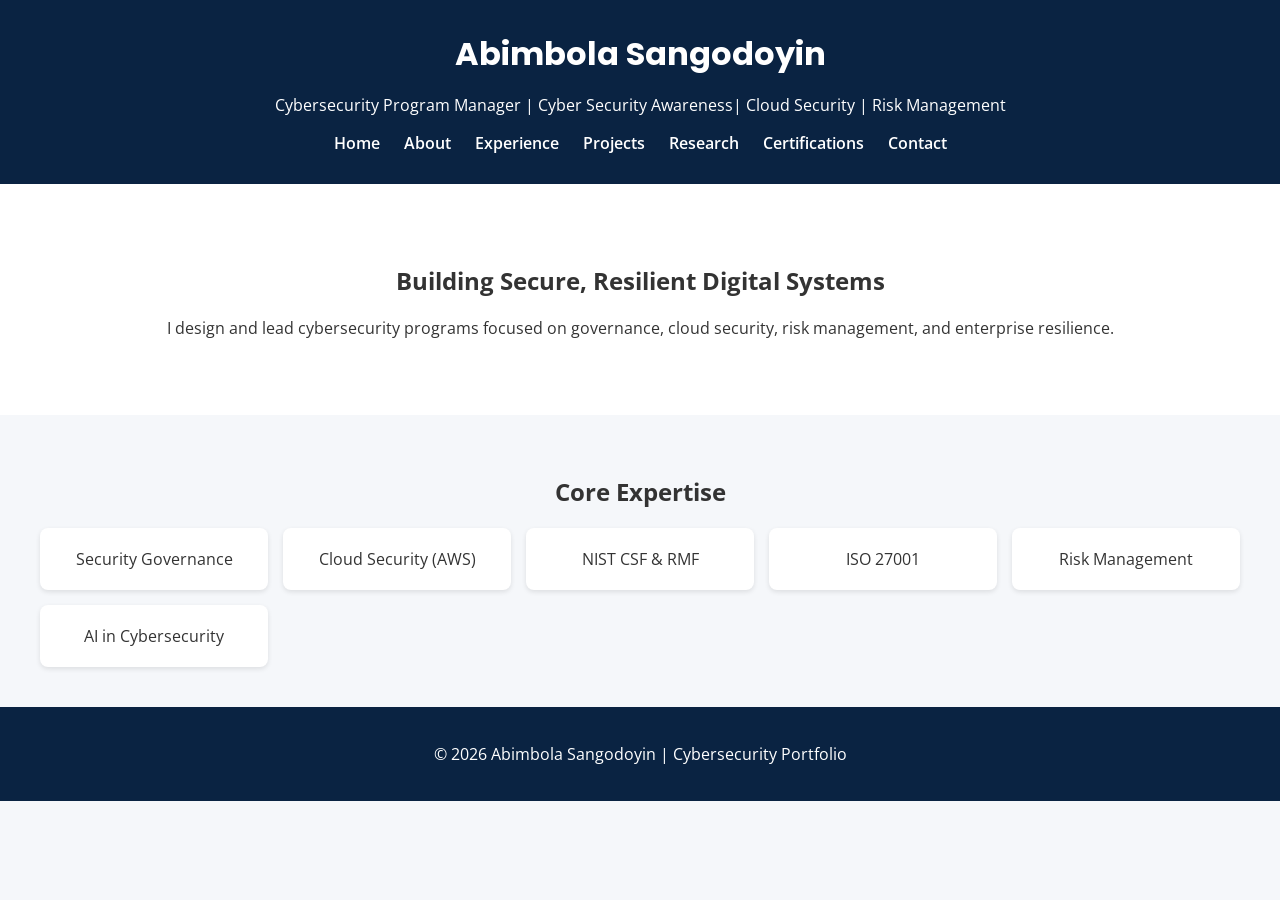
<file: index.html>
<!DOCTYPE html>
<html lang="en">

<head>
  <meta charset="UTF-8">
  <meta name="viewport" content="width=device-width, initial-scale=1.0">
  <title>Abimbola Sangodoyin | Cybersecurity Professional</title>

  <link rel="stylesheet" href="css/style.css">

  <link href="https://fonts.googleapis.com/css2?family=Poppins:wght@400;600&family=Open+Sans&display=swap" rel="stylesheet">
</head>

<body>

<header class="navbar">
  <h1>Abimbola Sangodoyin</h1>
  <p>Cybersecurity Program Manager | Cyber Security Awareness| Cloud Security | Risk Management</p>

  <nav>
    <a href="index.html">Home</a>
    <a href="about.html">About</a>
    <a href="experience.html">Experience</a>
    <a href="projects.html">Projects</a>
    <a href="research.html">Research</a>
    <a href="certifications.html">Certifications</a>
    <a href="contact.html">Contact</a>
  </nav>
</header>

<section class="hero">
  <h2>Building Secure, Resilient Digital Systems</h2>
  <p>
    I design and lead cybersecurity programs focused on governance, cloud security,
    risk management, and enterprise resilience.
  </p>

  <!-- <a class="btn" href="docs/Abimbola_Sangodoyin_Resume.pdf">Download Resume</a> -->
</section>

<section class="highlights">
  <h2>Core Expertise</h2>

  <div class="grid">
    <div class="card">Security Governance</div>
    <div class="card">Cloud Security (AWS)</div>
    <div class="card">NIST CSF & RMF</div>
    <div class="card">ISO 27001</div>
    <div class="card">Risk Management</div>
    <div class="card">AI in Cybersecurity</div>
  </div>
</section>

<footer>
  <p>© 2026 Abimbola Sangodoyin | Cybersecurity Portfolio</p>
</footer>

</body>
</html>
</file>
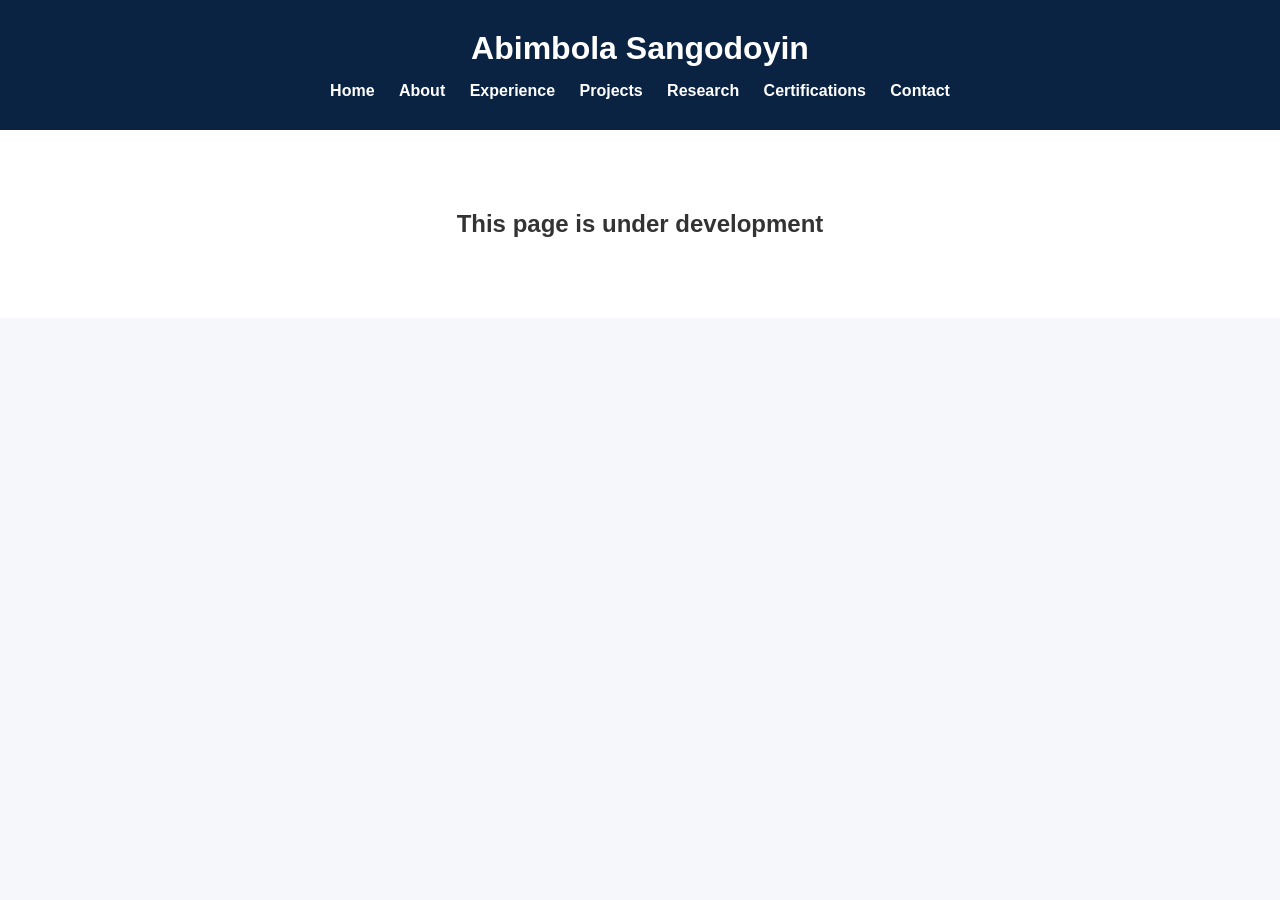
<file: about.html>
<!DOCTYPE html>
<html>
<head>
  <title>Page</title>
  <link rel="stylesheet" href="css/style.css">
</head>

<body>

<header class="navbar">
  <h1>Abimbola Sangodoyin</h1>
  <nav>
    <a href="index.html">Home</a>
    <a href="about.html">About</a>
    <a href="experience.html">Experience</a>
    <a href="projects.html">Projects</a>
    <a href="research publications.html">Research</a>
    <a href="certifications.html">Certifications</a>
    <a href="contact.html">Contact</a>
  </nav>
</header>

<section class="hero">
  <h2>This page is under development</h2>
</section>

</body>
</html>
</file>
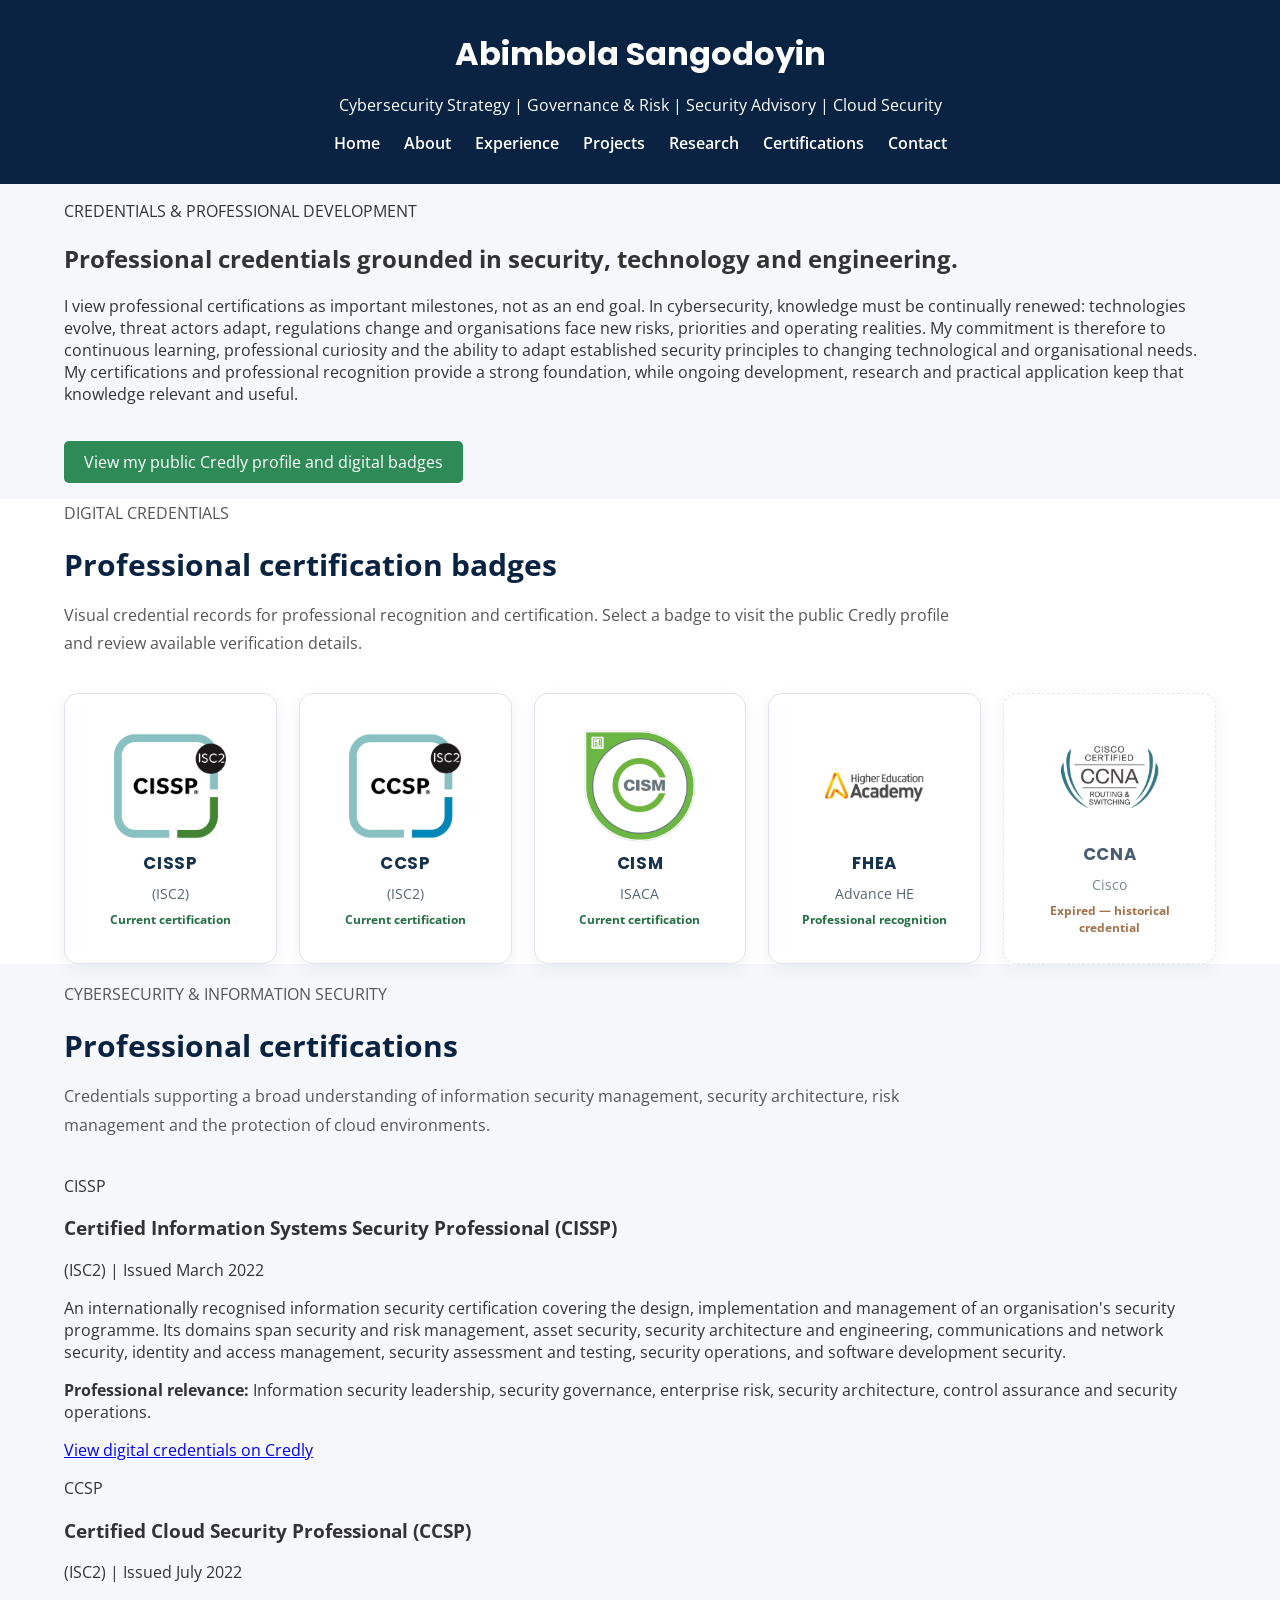
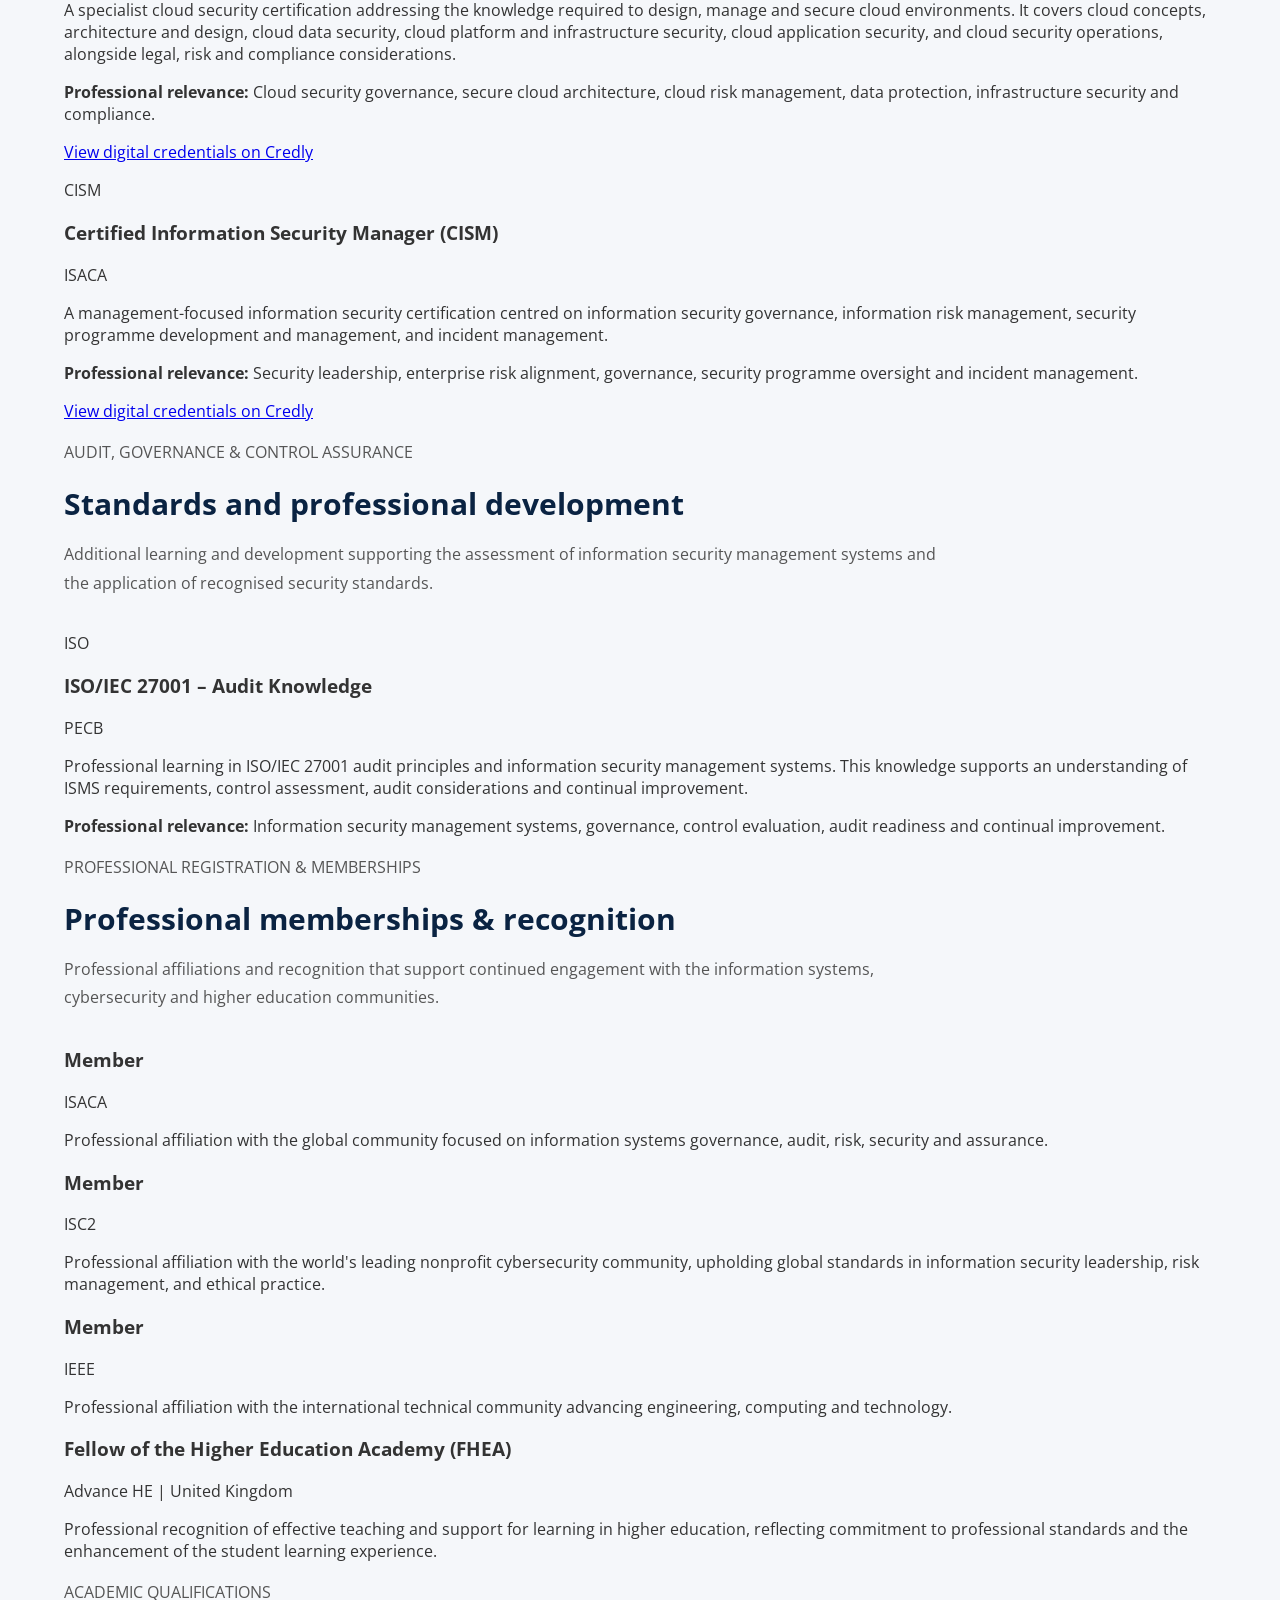
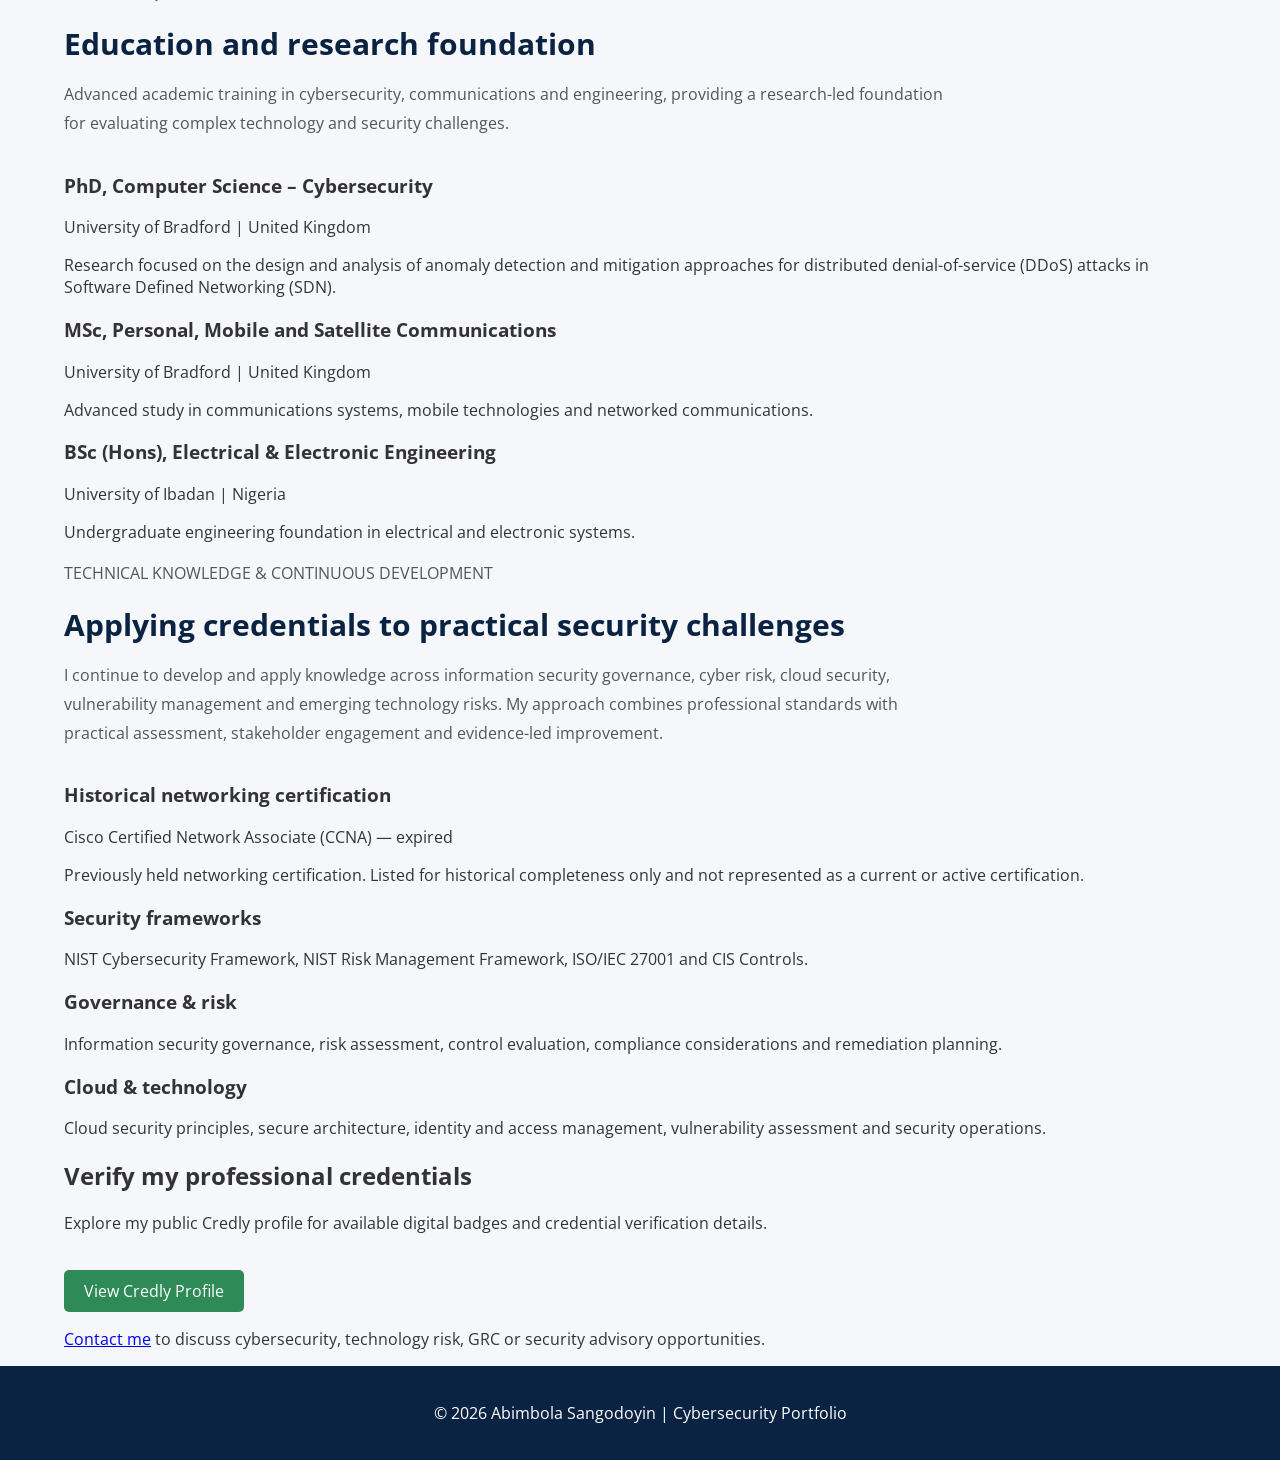
<file: certifications.html>
<!DOCTYPE html>
<html lang="en">
<head>
  <meta charset="UTF-8">
  <meta name="viewport" content="width=device-width, initial-scale=1.0">
  <meta name="description" content="Abimbola Sangodoyin's cybersecurity certifications, cloud security credentials, professional registration, memberships and academic qualifications.">
  <title>Certifications & Professional Credentials | Abimbola Sangodoyin</title>

  <link rel="stylesheet" href="css/style.css">
  <link href="https://fonts.googleapis.com/css2?family=Poppins:wght@400;500;600;700&family=Open+Sans:wght@400;600;700&display=swap" rel="stylesheet">

  <style>
    .badge-showcase { background: #fff; }
    .badge-grid { display: grid; grid-template-columns: repeat(auto-fit, minmax(150px, 1fr)); gap: 22px; margin-top: 28px; }
    .badge-tile { min-height: 225px; display: flex; flex-direction: column; align-items: center; justify-content: center; gap: 8px; padding: 22px 16px; border: 1px solid #dce3eb; border-radius: 14px; background: #fff; color: #17324d; text-align: center; text-decoration: none; box-shadow: 0 5px 18px rgba(10,35,66,.06); transition: transform .2s ease, box-shadow .2s ease; }
    .badge-tile:hover { transform: translateY(-4px); box-shadow: 0 10px 24px rgba(10,35,66,.12); }
    .badge-tile img { display: block; width: 112px; height: 112px; object-fit: contain; }
    .badge-name { font-family: 'Poppins', sans-serif; font-size: 1.05rem; font-weight: 700; letter-spacing: .04em; }
    .badge-issuer { color: #526477; font-size: .88rem; }
    .badge-status { color: #247044; font-size: .76rem; font-weight: 700; }
    .badge-expired { opacity: .78; border-style: dashed; }
    .badge-expired .badge-status { color: #8a4b18; }
    .badge-note { margin-top: 22px; padding: 14px 16px; border-left: 3px solid #2e8b57; background: #f5f7fa; color: #526477; font-size: .9rem; }
    @media (max-width: 600px) { .badge-grid { grid-template-columns: repeat(2, minmax(0, 1fr)); gap: 12px; } .badge-tile { min-height: 190px; padding: 14px 8px; } .badge-tile img { width: 88px; height: 88px; } }
  </style>

</head>

<body>
  <header class="navbar">
    <h1>Abimbola Sangodoyin</h1>
    <p>Cybersecurity Strategy | Governance &amp; Risk | Security Advisory | Cloud Security</p>
    <nav aria-label="Main navigation">
      <a href="index.html">Home</a>
      <a href="about.html">About</a>
      <a href="experience.html">Experience</a>
      <a href="projects.html">Projects</a>
      <a href="research.html">Research</a>
      <a href="certifications.html" aria-current="page">Certifications</a>
      <a href="contact.html">Contact</a>
    </nav>
  </header>

  <main>
    <section class="page-hero">
      <div class="container">
        <p class="eyebrow">CREDENTIALS &amp; PROFESSIONAL DEVELOPMENT</p>
        <h2>Professional credentials grounded in security, technology and engineering.</h2>
        <p class="lead">
          I view professional certifications as important milestones, not as an end goal. In
          cybersecurity, knowledge must be continually renewed: technologies evolve, threat
          actors adapt, regulations change and organisations face new risks, priorities and
          operating realities. My commitment is therefore to continuous learning, professional
          curiosity and the ability to adapt established security principles to changing
          technological and organisational needs. My certifications and professional
          recognition provide a strong foundation, while ongoing development, research and
          practical application keep that knowledge relevant and useful.
        </p>
        <p>
          <a class="btn" href="https://www.credly.com/users/abimbola-sangodoyin" target="_blank" rel="noopener noreferrer">
            View my public Credly profile and digital badges
          </a>
        </p>
      </div>
    </section>

    <section class="page-section badge-showcase">
      <div class="container">
        <div class="section-heading">
          <p class="eyebrow">DIGITAL CREDENTIALS</p>
          <h2>Professional certification badges</h2>
          <p>Visual credential records for professional recognition and certification. Select a badge to visit the public Credly profile and review available verification details.</p>
        </div>

        <div class="badge-grid">
          <a class="badge-tile" href="https://www.credly.com/users/abimbola-sangodoyin" target="_blank" rel="noopener noreferrer">
            <img src="assets/badges/cissp.png" alt="CISSP digital badge" loading="lazy">
            <span class="badge-name">CISSP</span>
            <span class="badge-issuer">(ISC2)</span>
            <span class="badge-status">Current certification</span>
          </a>
          <a class="badge-tile" href="https://www.credly.com/users/abimbola-sangodoyin" target="_blank" rel="noopener noreferrer">
            <img src="assets/badges/ccsp.png" alt="CCSP digital badge" loading="lazy">
            <span class="badge-name">CCSP</span>
            <span class="badge-issuer">(ISC2)</span>
            <span class="badge-status">Current certification</span>
          </a>
          <a class="badge-tile" href="https://www.credly.com/users/abimbola-sangodoyin" target="_blank" rel="noopener noreferrer">
            <img src="assets/badges/cism.png" alt="CISM digital badge" loading="lazy">
            <span class="badge-name">CISM</span>
            <span class="badge-issuer">ISACA</span>
            <span class="badge-status">Current certification</span>
          </a>
          <a class="badge-tile" href="https://www.credly.com/users/abimbola-sangodoyin" target="_blank" rel="noopener noreferrer">
            <img src="assets/badges/fhea.png" alt="Fellow of the Higher Education Academy recognition badge" loading="lazy">
            <span class="badge-name">FHEA</span>
            <span class="badge-issuer">Advance HE</span>
            <span class="badge-status">Professional recognition</span>
          </a>
          <a class="badge-tile badge-expired" href="https://www.credly.com/users/abimbola-sangodoyin" target="_blank" rel="noopener noreferrer">
            <img src="assets/badges/ccna.png" alt="CCNA historical digital badge" loading="lazy">
            <span class="badge-name">CCNA</span>
            <span class="badge-issuer">Cisco</span>
            <span class="badge-status">Expired — historical credential</span>
          </a>
      
    </section>

    <section class="page-section">
      <div class="container">
        <div class="section-heading">
          <p class="eyebrow">CYBERSECURITY &amp; INFORMATION SECURITY</p>
          <h2>Professional certifications</h2>
          <p>
            Credentials supporting a broad understanding of information security management,
            security architecture, risk management and the protection of cloud environments.
          </p>
        </div>

        <div class="experience-list">
          <article class="credential-card">
            <div class="credential-mark">CISSP</div>
            <div>
              <h3>Certified Information Systems Security Professional (CISSP)</h3>
              <p class="muted">(ISC2) | Issued March 2022</p>
              <p>
                An internationally recognised information security certification covering the
                design, implementation and management of an organisation's security programme.
                Its domains span security and risk management, asset security, security
                architecture and engineering, communications and network security, identity
                and access management, security assessment and testing, security operations,
                and software development security.
              </p>
              <p><strong>Professional relevance:</strong> Information security leadership, security governance, enterprise risk, security architecture, control assurance and security operations.</p>
              <p><a href="https://www.credly.com/users/abimbola-sangodoyin" target="_blank" rel="noopener noreferrer">View digital credentials on Credly</a></p>
            </div>
          </article>

          <article class="credential-card">
            <div class="credential-mark">CCSP</div>
            <div>
              <h3>Certified Cloud Security Professional (CCSP)</h3>
              <p class="muted">(ISC2) | Issued July 2022</p>
              <p>
                A specialist cloud security certification addressing the knowledge required to
                design, manage and secure cloud environments. It covers cloud concepts,
                architecture and design, cloud data security, cloud platform and infrastructure
                security, cloud application security, and cloud security operations, alongside
                legal, risk and compliance considerations.
              </p>
              <p><strong>Professional relevance:</strong> Cloud security governance, secure cloud architecture, cloud risk management, data protection, infrastructure security and compliance.</p>
              <p><a href="https://www.credly.com/users/abimbola-sangodoyin" target="_blank" rel="noopener noreferrer">View digital credentials on Credly</a></p>
            </div>
          </article>

          <article class="credential-card">
            <div class="credential-mark">CISM</div>
            <div>
              <h3>Certified Information Security Manager (CISM)</h3>
              <p class="muted">ISACA</p>
              <p>A management-focused information security certification centred on information security governance, information risk management, security programme development and management, and incident management.</p>
              <p><strong>Professional relevance:</strong> Security leadership, enterprise risk alignment, governance, security programme oversight and incident management.</p>
              <p><a href="https://www.credly.com/users/abimbola-sangodoyin" target="_blank" rel="noopener noreferrer">View digital credentials on Credly</a></p>
            </div>
          </article>
        </div>
      </div>
    </section>

    <section class="page-section section-light">
      <div class="container">
        <div class="section-heading">
          <p class="eyebrow">AUDIT, GOVERNANCE &amp; CONTROL ASSURANCE</p>
          <h2>Standards and professional development</h2>
          <p>
            Additional learning and development supporting the assessment of information
            security management systems and the application of recognised security standards.
          </p>
        </div>

        <div class="credential-card">
          <div class="credential-mark">ISO</div>
          <div>
            <h3>ISO/IEC 27001 – Audit Knowledge</h3>
            <p class="muted">PECB</p>
            <p>
              Professional learning in ISO/IEC 27001 audit principles and information security
              management systems. This knowledge supports an understanding of ISMS requirements,
              control assessment, audit considerations and continual improvement.
            </p>
            <p><strong>Professional relevance:</strong> Information security management systems, governance, control evaluation, audit readiness and continual improvement.</p>
          </div>
        </div>
      </div>
    </section>

    <section class="page-section">
      <div class="container">
        <div class="section-heading">
          <p class="eyebrow">PROFESSIONAL REGISTRATION &amp; MEMBERSHIPS</p>
          <h2>Professional memberships &amp; recognition</h2>
          <p>
            Professional affiliations and recognition that support continued engagement with
            the information systems, cybersecurity and higher education communities.
          </p>
        </div>

        <div class="page-grid">
          <article class="page-card">
            <h3>Member</h3>
            <p class="muted">ISACA</p>
            <p>Professional affiliation with the global community focused on information systems governance, audit, risk, security and assurance.</p>
          </article>
          
        <div class="page-grid">
          <article class="page-card">
            <h3>Member</h3>
            <p class="muted">ISC2</p>
            <p>Professional affiliation with the world's leading nonprofit cybersecurity community, upholding global standards in information security leadership, risk management, and ethical practice.</p>
          </article>

          <article class="page-card">
            <h3>Member</h3>
            <p class="muted">IEEE</p>
            <p>Professional affiliation with the international technical community advancing engineering, computing and technology.</p>
          </article>

          <article class="page-card">
            <h3>Fellow of the Higher Education Academy (FHEA)</h3>
            <p class="muted">Advance HE | United Kingdom</p>
            <p>Professional recognition of effective teaching and support for learning in higher education, reflecting commitment to professional standards and the enhancement of the student learning experience.</p>
          </article>
        </div>
      </div>
    </section>

    <section class="page-section section-light">
      <div class="container">
        <div class="section-heading">
          <p class="eyebrow">ACADEMIC QUALIFICATIONS</p>
          <h2>Education and research foundation</h2>
          <p>
            Advanced academic training in cybersecurity, communications and engineering,
            providing a research-led foundation for evaluating complex technology and security
            challenges.
          </p>
        </div>

        <div class="page-grid">
          <article class="page-card">
            <h3>PhD, Computer Science – Cybersecurity</h3>
            <p class="muted">University of Bradford | United Kingdom</p>
            <p>
              Research focused on the design and analysis of anomaly detection and mitigation
              approaches for distributed denial-of-service (DDoS) attacks in Software Defined
              Networking (SDN).
            </p>
          </article>

          <article class="page-card">
            <h3>MSc, Personal, Mobile and Satellite Communications</h3>
            <p class="muted">University of Bradford | United Kingdom</p>
            <p>Advanced study in communications systems, mobile technologies and networked communications.</p>
          </article>

          <article class="page-card">
            <h3>BSc (Hons), Electrical &amp; Electronic Engineering</h3>
            <p class="muted">University of Ibadan | Nigeria</p>
            <p>Undergraduate engineering foundation in electrical and electronic systems.</p>
          </article>
        </div>
      </div>
    </section>

    <section class="page-section">
      <div class="container">
        <div class="section-heading">
          <p class="eyebrow">TECHNICAL KNOWLEDGE &amp; CONTINUOUS DEVELOPMENT</p>
          <h2>Applying credentials to practical security challenges</h2>
          <p>
            I continue to develop and apply knowledge across information security governance,
            cyber risk, cloud security, vulnerability management and emerging technology risks.
            My approach combines professional standards with practical assessment, stakeholder
            engagement and evidence-led improvement.
          </p>
        </div>

        <div class="page-grid">
          <article class="page-card">
            <h3>Historical networking certification</h3>
            <p class="muted">Cisco Certified Network Associate (CCNA) — expired</p>
            <p>Previously held networking certification. Listed for historical completeness only and not represented as a current or active certification.</p>
          </article>
          <article class="page-card">
            <h3>Security frameworks</h3>
            <p>NIST Cybersecurity Framework, NIST Risk Management Framework, ISO/IEC 27001 and CIS Controls.</p>
          </article>
          <article class="page-card">
            <h3>Governance &amp; risk</h3>
            <p>Information security governance, risk assessment, control evaluation, compliance considerations and remediation planning.</p>
          </article>
          <article class="page-card">
            <h3>Cloud &amp; technology</h3>
            <p>Cloud security principles, secure architecture, identity and access management, vulnerability assessment and security operations.</p>
          </article>
        </div>
      </div>
    </section>

    <section class="page-cta">
      <div class="container">
        <h2>Verify my professional credentials</h2>
        <p>
          Explore my public Credly profile for available digital badges and credential
          verification details.
        </p>
        <a class="btn" href="https://www.credly.com/users/abimbola-sangodoyin" target="_blank" rel="noopener noreferrer">View Credly Profile</a>
        <p><a href="contact.html">Contact me</a> to discuss cybersecurity, technology risk, GRC or security advisory opportunities.</p>
      </div>
    </section>
  </main>

  <footer>
    <p>© 2026 Abimbola Sangodoyin | Cybersecurity Portfolio</p>
  </footer>
</body>
</html>
</file>
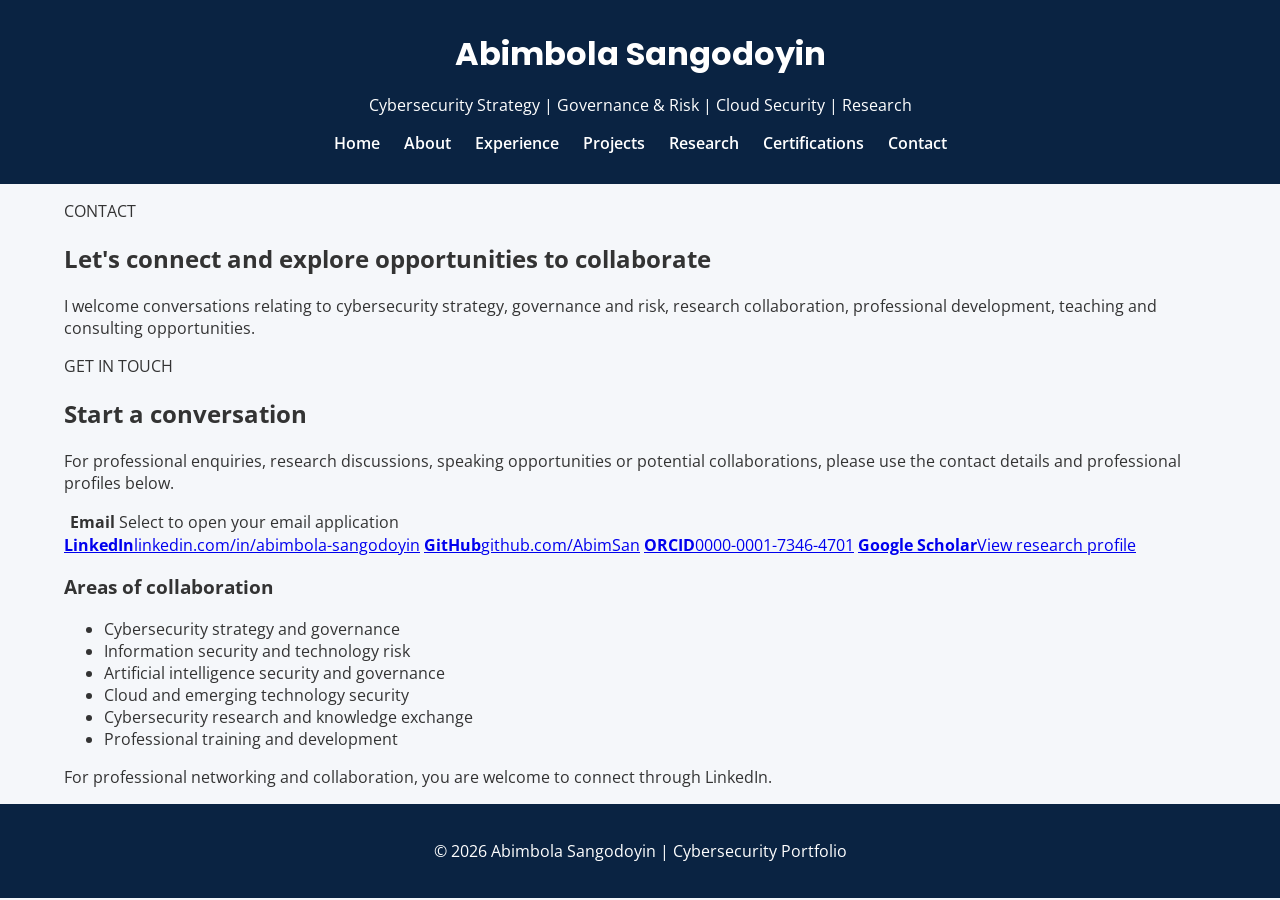
<file: contact.html>
<!DOCTYPE html>
<html lang="en">
<head>
  <meta charset="UTF-8">
  <meta name="viewport" content="width=device-width, initial-scale=1.0">
  <title>Contact | Abimbola Sangodoyin</title>
  <meta name="description" content="Contact Abimbola Sangodoyin for cybersecurity, research, academic and professional collaboration enquiries.">
  <link rel="stylesheet" href="css/style.css">
  <link href="https://fonts.googleapis.com/css2?family=Poppins:wght@400;600;700&family=Open+Sans:wght@400;600;700&display=swap" rel="stylesheet">
</head>
<body>
<header class="navbar">
  <h1>Abimbola Sangodoyin</h1>
  <p>Cybersecurity Strategy | Governance &amp; Risk | Cloud Security | Research</p>
  <nav>
    <a href="index.html">Home</a>
    <a href="about.html">About</a>
    <a href="experience.html">Experience</a>
    <a href="projects.html">Projects</a>
    <a href="research.html">Research</a>
    <a href="certifications.html">Certifications</a>
    <a href="contact.html">Contact</a>
  </nav>
</header>
<main>
  <section class="page-hero">
    <div class="container">
      <p class="eyebrow">CONTACT</p>
      <h2>Let's connect and explore opportunities to collaborate</h2>
      <p class="lead">I welcome conversations relating to cybersecurity strategy, governance and risk, research collaboration, professional development, teaching and consulting opportunities.</p>
    </div>
  </section>

  <section class="page-section">
    <div class="container contact-layout">
      <div>
        <p class="eyebrow">GET IN TOUCH</p>
        <h2>Start a conversation</h2>
        <p>For professional enquiries, research discussions, speaking opportunities or potential collaborations, please use the contact details and professional profiles below.</p>
        <div class="contact-links">
          <button class="contact-link contact-email-button" id="emailContactButton" type="button">
            <strong>Email</strong>
            <span id="emailContactLabel">Select to open your email application</span>
          </button>
          <a class="contact-link" href="https://linkedin.com/in/abimbola-sangodoyin" target="_blank" rel="noopener noreferrer"><strong>LinkedIn</strong><span>linkedin.com/in/abimbola-sangodoyin</span></a>
          <a class="contact-link" href="https://github.com/AbimSan" target="_blank" rel="noopener noreferrer"><strong>GitHub</strong><span>github.com/AbimSan</span></a>
          <a class="contact-link" href="https://orcid.org/0000-0001-7346-4701" target="_blank" rel="noopener noreferrer"><strong>ORCID</strong><span>0000-0001-7346-4701</span></a>
          <a class="contact-link" href="https://scholar.google.co.uk/citations?user=ILQViwIAAAAJ&amp;hl=en" target="_blank" rel="noopener noreferrer"><strong>Google Scholar</strong><span>View research profile</span></a>
       
      <aside class="contact-panel">
        <h3>Areas of collaboration</h3>
        <ul>
          <li>Cybersecurity strategy and governance</li>
          <li>Information security and technology risk</li>
          <li>Artificial intelligence security and governance</li>
          <li>Cloud and emerging technology security</li>
          <li>Cybersecurity research and knowledge exchange</li>
          <li>Professional training and development</li>
        </ul>
        <p class="small-note">For professional networking and collaboration, you are welcome to connect through LinkedIn.</p>
      </aside>
    </div>
  </section>
</main>
<footer>
  <p>© 2026 Abimbola Sangodoyin | Cybersecurity Portfolio</p>
</footer>

<style>
  .contact-email-button {
    width: 100%;
    text-align: left;
    font: inherit;
    color: inherit;
    cursor: pointer;
    background: transparent;
    border: 0;
  }
  .contact-email-button:hover,
  .contact-email-button:focus-visible {
    outline: 2px solid currentColor;
    outline-offset: 3px;
  }
</style>
<script>
  (function () {
    // The address is assembled on click to deter simple email-harvesting bots.
    const emailCharacters = [97, 111, 115, 97, 110, 103, 111, 100, 111, 121, 105, 110, 64, 121, 97, 104, 111, 111, 46, 99, 111, 109];
    const button = document.getElementById("emailContactButton");
    const label = document.getElementById("emailContactLabel");

    if (!button || !label) return;

    button.addEventListener("click", function () {
      const address = String.fromCharCode.apply(null, emailCharacters);
      window.location.href = "mailto:" + address;
      label.textContent = "Opening your email application…";
    });
  })();
</script>
</body>
</html>
</file>
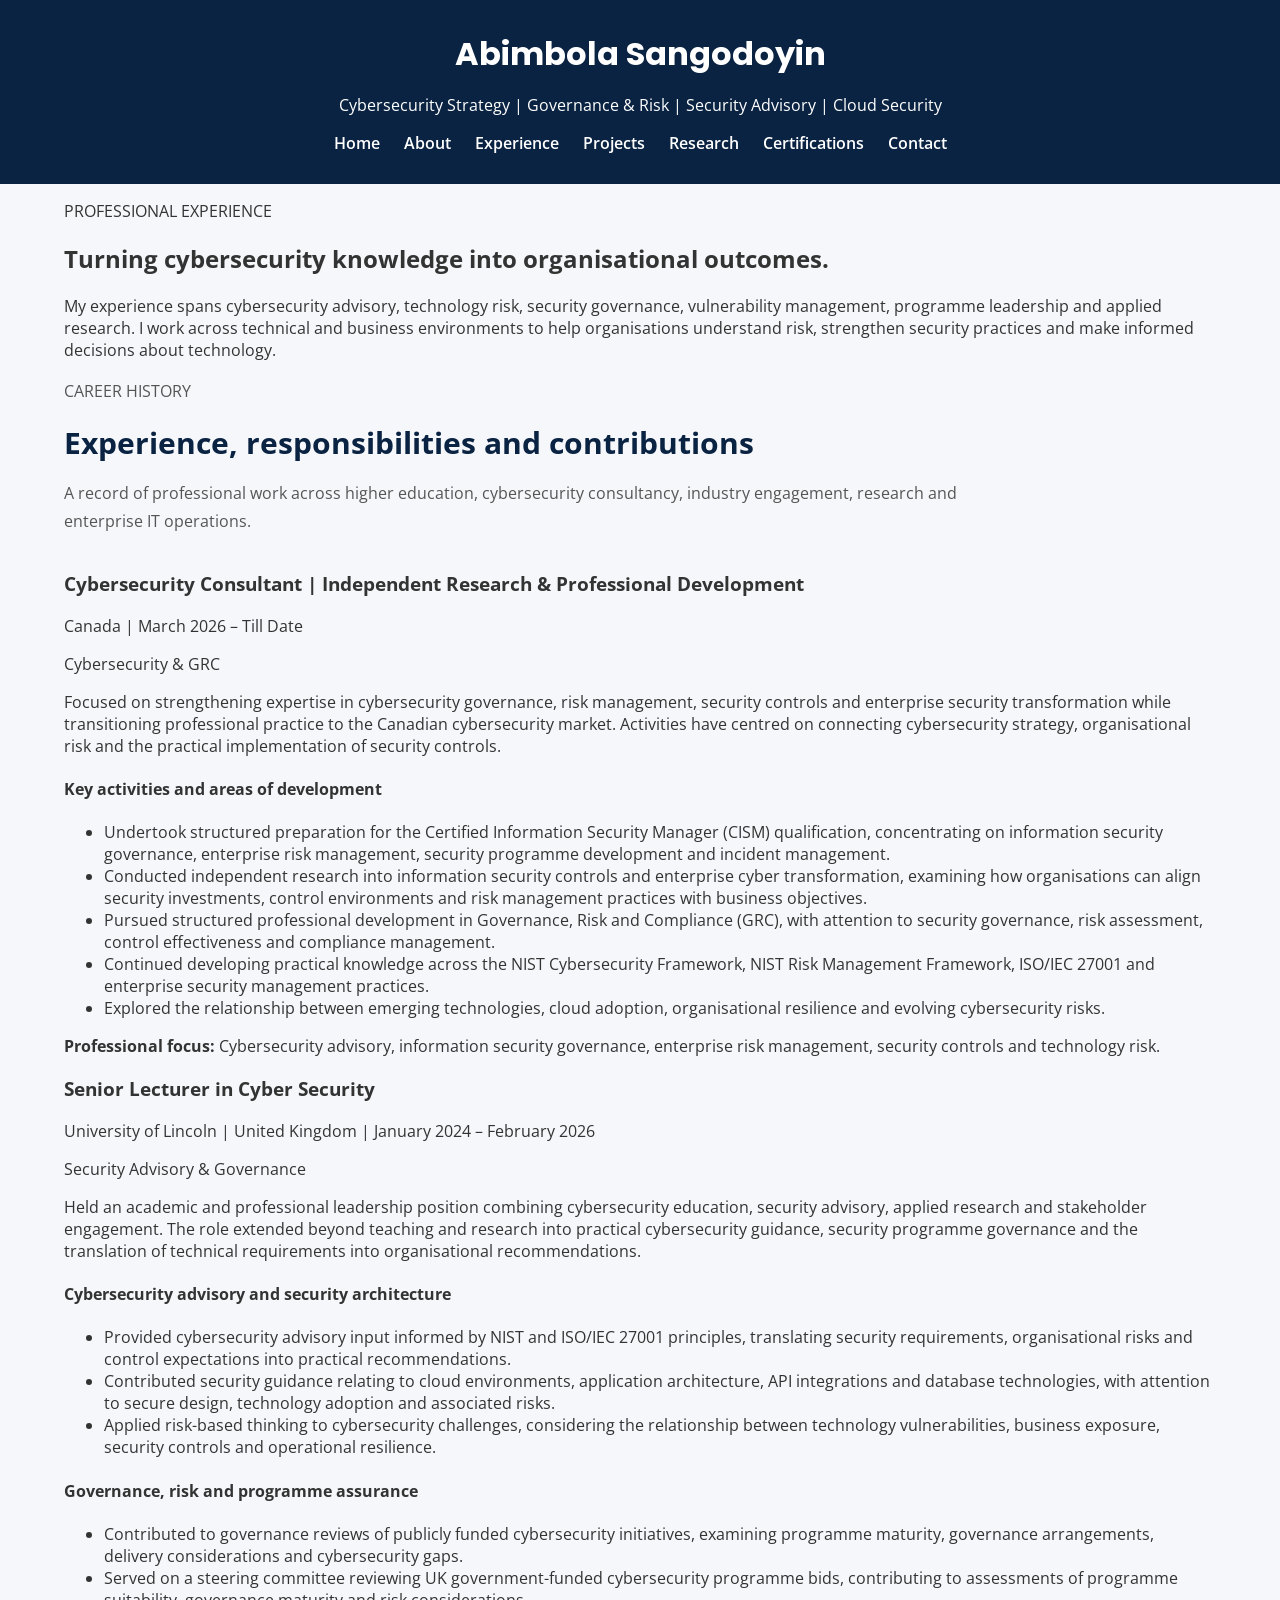
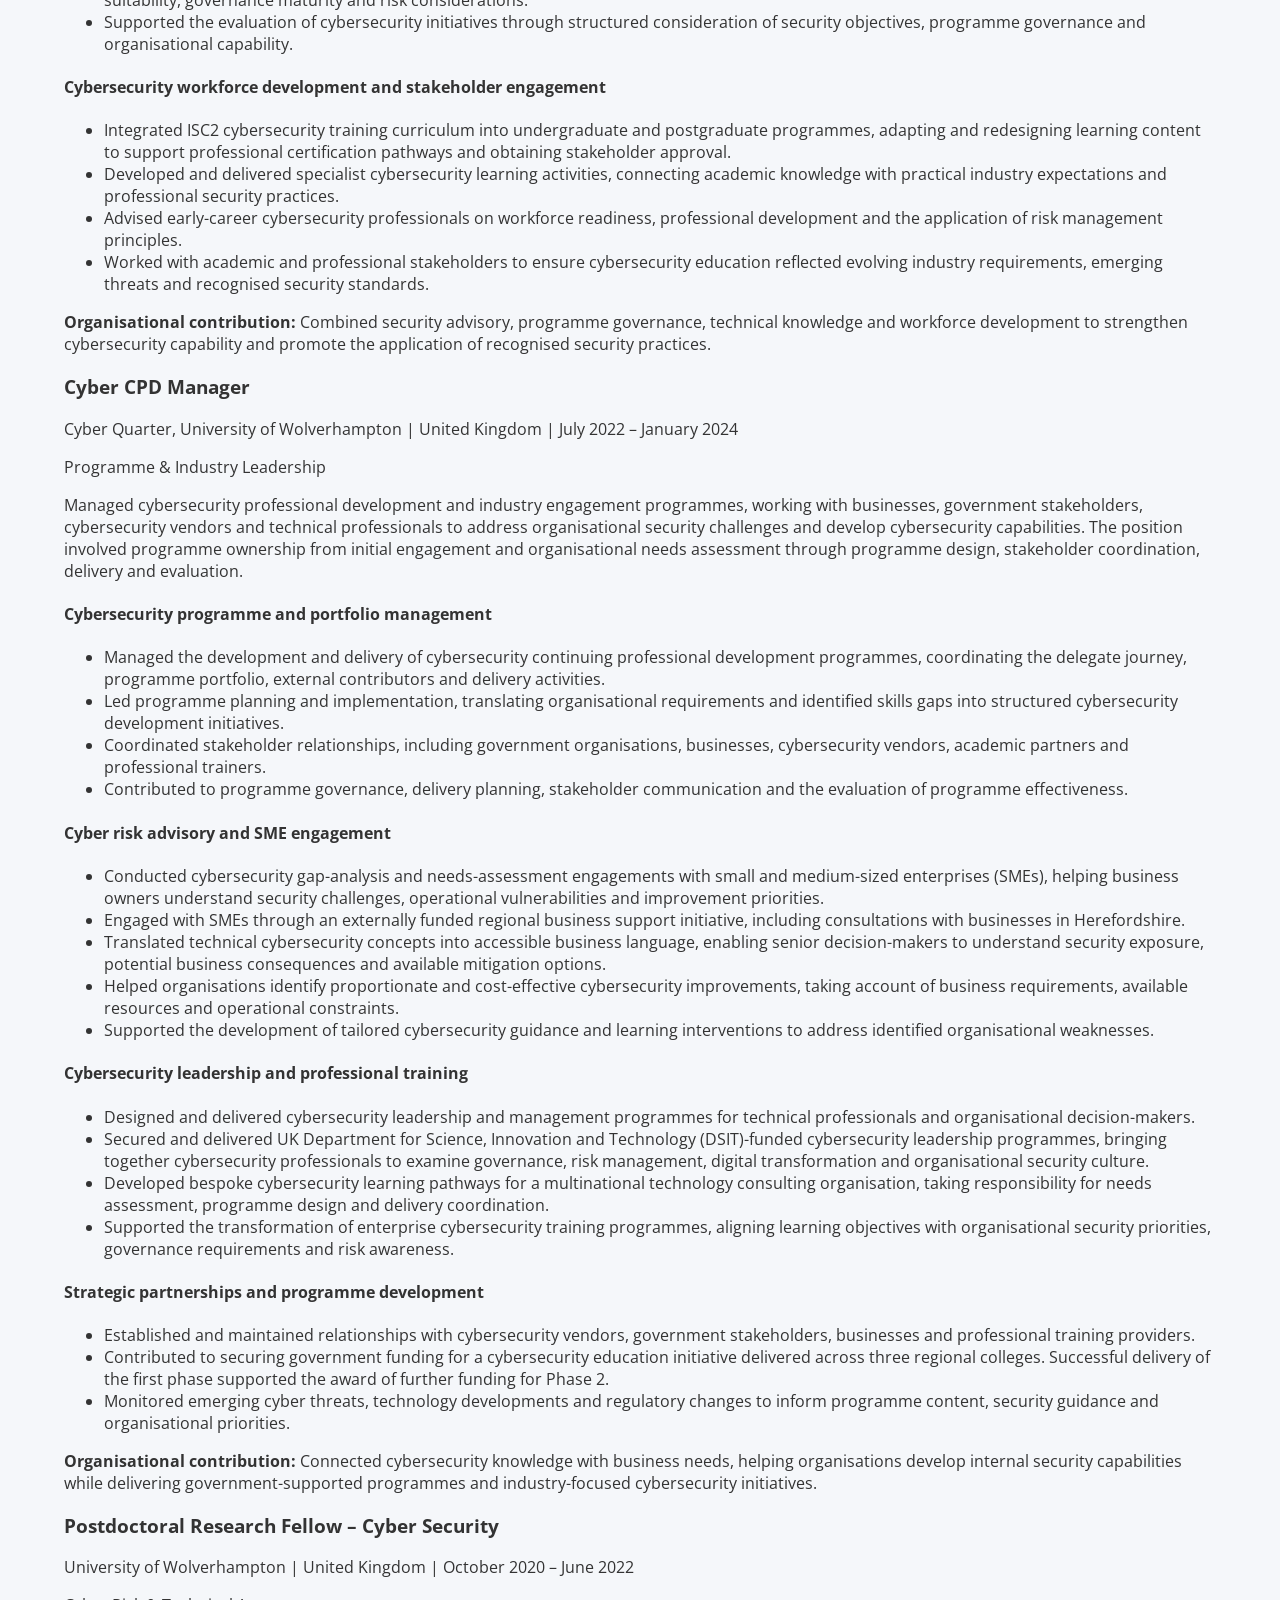
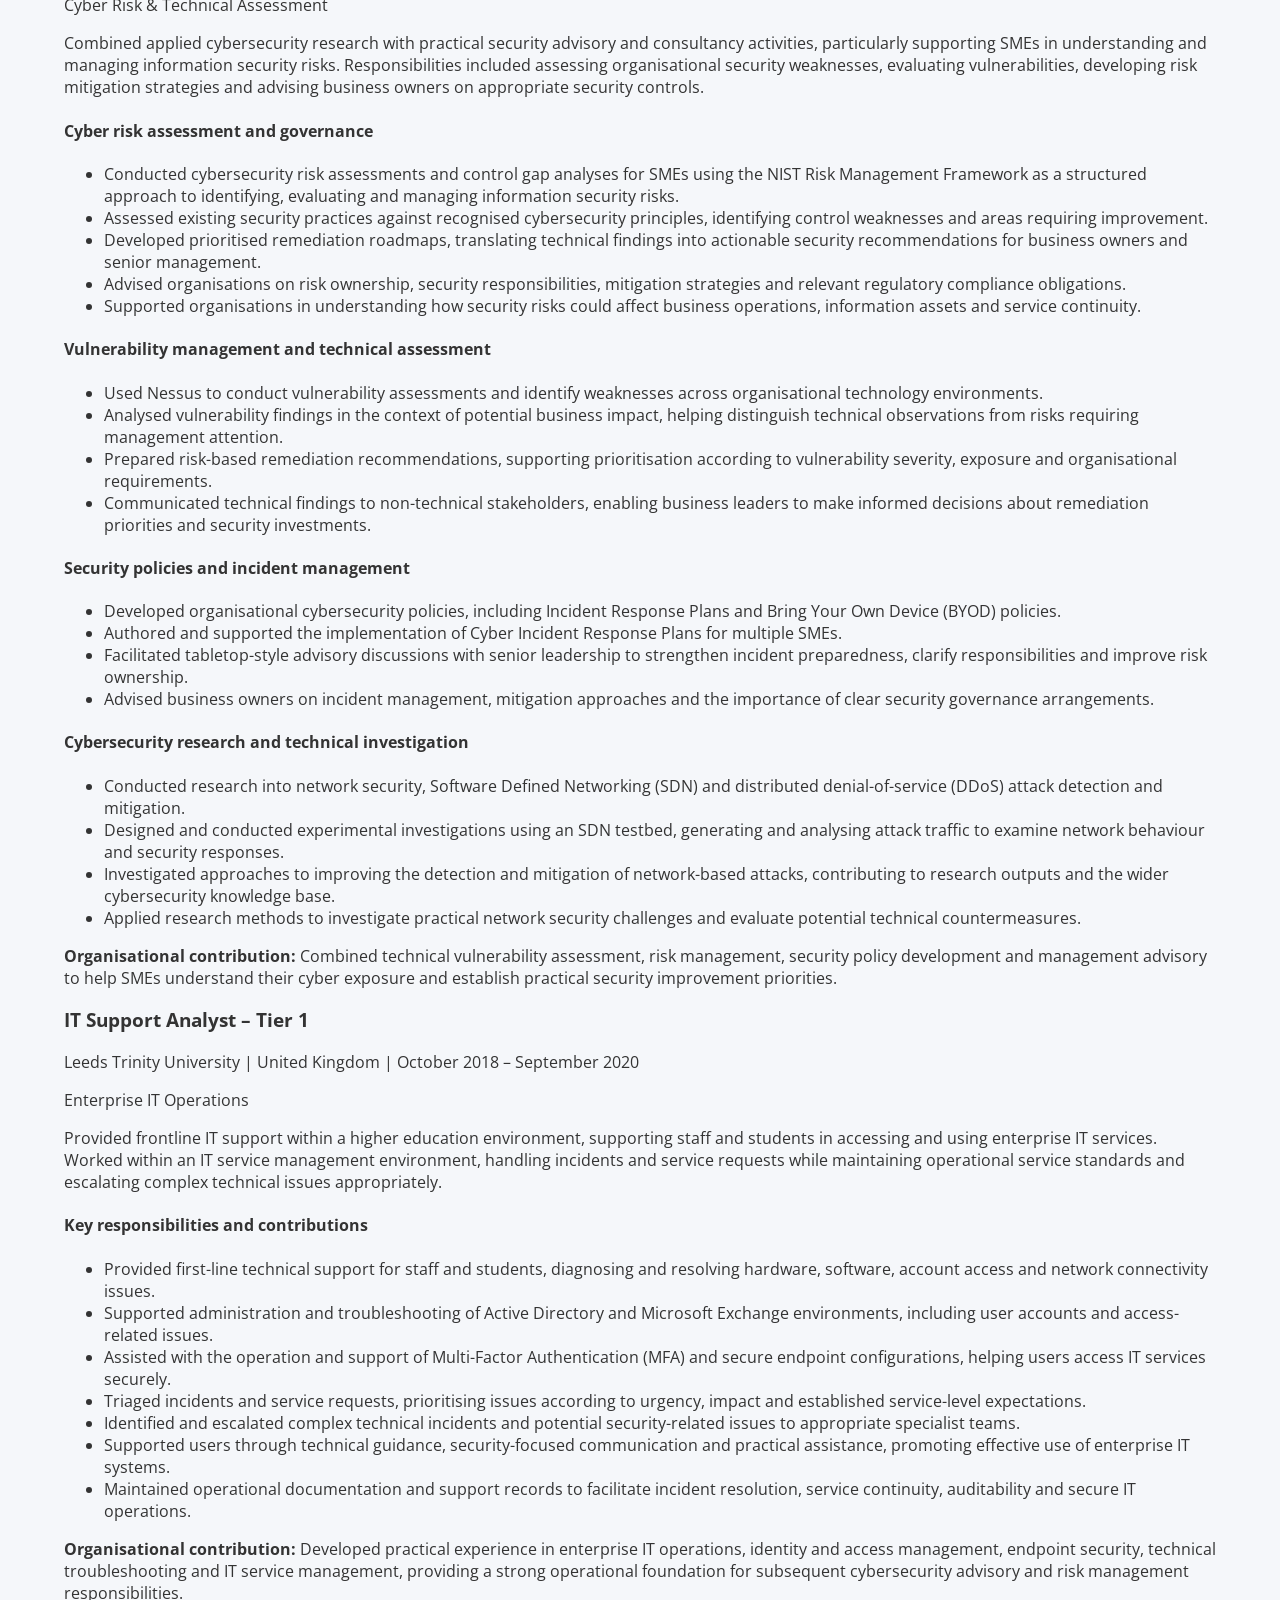
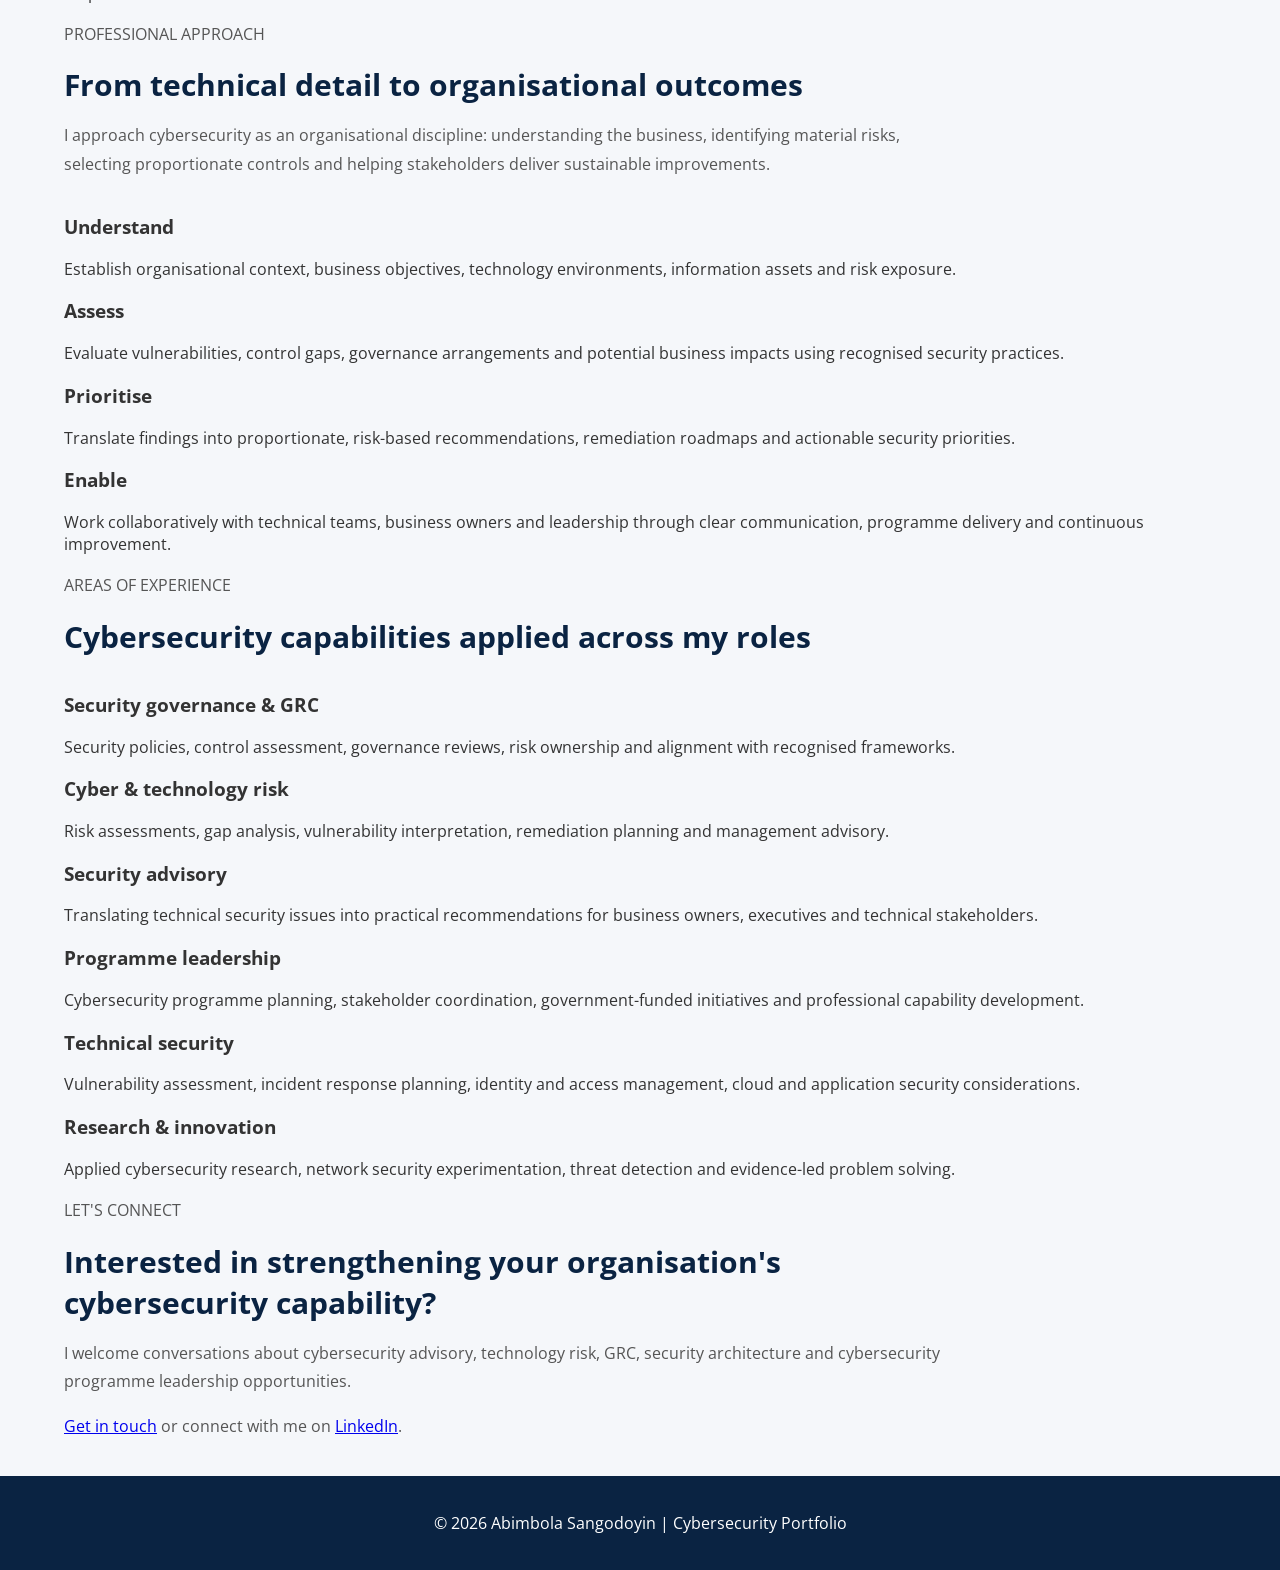
<file: experience.html>
<!DOCTYPE html>
<html lang="en">
<head>
  <meta charset="UTF-8">
  <meta name="viewport" content="width=device-width, initial-scale=1.0">
  <meta name="description" content="Cybersecurity experience spanning security advisory, technology risk, governance, vulnerability management, cloud security and programme leadership.">
  <title>Professional Experience | Abimbola Sangodoyin</title>

  <link rel="stylesheet" href="css/style.css">
  <link href="https://fonts.googleapis.com/css2?family=Poppins:wght@400;500;600;700&family=Open+Sans:wght@400;600;700&display=swap" rel="stylesheet">
</head>

<body>
  <header class="navbar">
    <h1>Abimbola Sangodoyin</h1>
    <p>Cybersecurity Strategy | Governance &amp; Risk | Security Advisory | Cloud Security</p>
    <nav aria-label="Main navigation">
      <a href="index.html">Home</a>
      <a href="about.html">About</a>
      <a href="experience.html" aria-current="page">Experience</a>
      <a href="projects.html">Projects</a>
      <a href="research.html">Research</a>
      <a href="certifications.html">Certifications</a>
      <a href="contact.html">Contact</a>
    </nav>
  </header>

  <main>
    <section class="page-hero">
      <div class="container">
        <p class="eyebrow">PROFESSIONAL EXPERIENCE</p>
        <h2>Turning cybersecurity knowledge into organisational outcomes.</h2>
        <p class="lead">
          My experience spans cybersecurity advisory, technology risk, security governance,
          vulnerability management, programme leadership and applied research. I work across
          technical and business environments to help organisations understand risk, strengthen
          security practices and make informed decisions about technology.
        </p>
      </div>
    </section>

    <section class="page-section">
      <div class="container">
        <div class="section-heading">
          <p class="eyebrow">CAREER HISTORY</p>
          <h2>Experience, responsibilities and contributions</h2>
          <p>
            A record of professional work across higher education, cybersecurity consultancy,
            industry engagement, research and enterprise IT operations.
          </p>
        </div>

        <div class="experience-list">

          <article class="experience-card">
            <div class="experience-top">
              <div>
                <h3>Cybersecurity Consultant | Independent Research &amp; Professional Development</h3>
                <p class="muted">Canada | March 2026 – Till Date
              </div>
              <span class="role-tag">Cybersecurity &amp; GRC</span>
            </div>

            <p>
              Focused on strengthening expertise in cybersecurity governance, risk management,
              security controls and enterprise security transformation while transitioning
              professional practice to the Canadian cybersecurity market. Activities have
              centred on connecting cybersecurity strategy, organisational risk and the
              practical implementation of security controls.
            </p>

            <h4>Key activities and areas of development</h4>
            <ul>
              <li>Undertook structured preparation for the Certified Information Security Manager (CISM) qualification, concentrating on information security governance, enterprise risk management, security programme development and incident management.</li>
              <li>Conducted independent research into information security controls and enterprise cyber transformation, examining how organisations can align security investments, control environments and risk management practices with business objectives.</li>
              <li>Pursued structured professional development in Governance, Risk and Compliance (GRC), with attention to security governance, risk assessment, control effectiveness and compliance management.</li>
              <li>Continued developing practical knowledge across the NIST Cybersecurity Framework, NIST Risk Management Framework, ISO/IEC 27001 and enterprise security management practices.</li>
              <li>Explored the relationship between emerging technologies, cloud adoption, organisational resilience and evolving cybersecurity risks.</li>
            </ul>

            <p><strong>Professional focus:</strong> Cybersecurity advisory, information security governance, enterprise risk management, security controls and technology risk.</p>
          </article>

          <article class="experience-card">
            <div class="experience-top">
              <div>
                <h3>Senior Lecturer in Cyber Security</h3>
                <p class="muted">University of Lincoln | United Kingdom | January 2024 – February 2026</p>
              </div>
              <span class="role-tag">Security Advisory &amp; Governance</span>
            </div>

            <p>
              Held an academic and professional leadership position combining cybersecurity
              education, security advisory, applied research and stakeholder engagement. The
              role extended beyond teaching and research into practical cybersecurity guidance,
              security programme governance and the translation of technical requirements into
              organisational recommendations.
            </p>

            <h4>Cybersecurity advisory and security architecture</h4>
            <ul>
              <li>Provided cybersecurity advisory input informed by NIST and ISO/IEC 27001 principles, translating security requirements, organisational risks and control expectations into practical recommendations.</li>
              <li>Contributed security guidance relating to cloud environments, application architecture, API integrations and database technologies, with attention to secure design, technology adoption and associated risks.</li>
              <li>Applied risk-based thinking to cybersecurity challenges, considering the relationship between technology vulnerabilities, business exposure, security controls and operational resilience.</li>
            </ul>

            <h4>Governance, risk and programme assurance</h4>
            <ul>
              <li>Contributed to governance reviews of publicly funded cybersecurity initiatives, examining programme maturity, governance arrangements, delivery considerations and cybersecurity gaps.</li>
              <li>Served on a steering committee reviewing UK government-funded cybersecurity programme bids, contributing to assessments of programme suitability, governance maturity and risk considerations.</li>
              <li>Supported the evaluation of cybersecurity initiatives through structured consideration of security objectives, programme governance and organisational capability.</li>
            </ul>

            <h4>Cybersecurity workforce development and stakeholder engagement</h4>
            <ul>
              <li>Integrated ISC2 cybersecurity training curriculum into undergraduate and postgraduate programmes, adapting and redesigning learning content to support professional certification pathways and obtaining stakeholder approval.</li>
              <li>Developed and delivered specialist cybersecurity learning activities, connecting academic knowledge with practical industry expectations and professional security practices.</li>
              <li>Advised early-career cybersecurity professionals on workforce readiness, professional development and the application of risk management principles.</li>
              <li>Worked with academic and professional stakeholders to ensure cybersecurity education reflected evolving industry requirements, emerging threats and recognised security standards.</li>
            </ul>

            <p><strong>Organisational contribution:</strong> Combined security advisory, programme governance, technical knowledge and workforce development to strengthen cybersecurity capability and promote the application of recognised security practices.</p>
          </article>

          <article class="experience-card">
            <div class="experience-top">
              <div>
                <h3>Cyber CPD Manager</h3>
                <p class="muted">Cyber Quarter, University of Wolverhampton | United Kingdom | July 2022 – January 2024</p>
              </div>
              <span class="role-tag">Programme &amp; Industry Leadership</span>
            </div>

            <p>
              Managed cybersecurity professional development and industry engagement programmes,
              working with businesses, government stakeholders, cybersecurity vendors and
              technical professionals to address organisational security challenges and develop
              cybersecurity capabilities. The position involved programme ownership from initial
              engagement and organisational needs assessment through programme design,
              stakeholder coordination, delivery and evaluation.
            </p>

            <h4>Cybersecurity programme and portfolio management</h4>
            <ul>
              <li>Managed the development and delivery of cybersecurity continuing professional development programmes, coordinating the delegate journey, programme portfolio, external contributors and delivery activities.</li>
              <li>Led programme planning and implementation, translating organisational requirements and identified skills gaps into structured cybersecurity development initiatives.</li>
              <li>Coordinated stakeholder relationships, including government organisations, businesses, cybersecurity vendors, academic partners and professional trainers.</li>
              <li>Contributed to programme governance, delivery planning, stakeholder communication and the evaluation of programme effectiveness.</li>
            </ul>

            <h4>Cyber risk advisory and SME engagement</h4>
            <ul>
              <li>Conducted cybersecurity gap-analysis and needs-assessment engagements with small and medium-sized enterprises (SMEs), helping business owners understand security challenges, operational vulnerabilities and improvement priorities.</li>
              <li>Engaged with SMEs through an externally funded regional business support initiative, including consultations with businesses in Herefordshire.</li>
              <li>Translated technical cybersecurity concepts into accessible business language, enabling senior decision-makers to understand security exposure, potential business consequences and available mitigation options.</li>
              <li>Helped organisations identify proportionate and cost-effective cybersecurity improvements, taking account of business requirements, available resources and operational constraints.</li>
              <li>Supported the development of tailored cybersecurity guidance and learning interventions to address identified organisational weaknesses.</li>
            </ul>

            <h4>Cybersecurity leadership and professional training</h4>
            <ul>
              <li>Designed and delivered cybersecurity leadership and management programmes for technical professionals and organisational decision-makers.</li>
              <li>Secured and delivered UK Department for Science, Innovation and Technology (DSIT)-funded cybersecurity leadership programmes, bringing together cybersecurity professionals to examine governance, risk management, digital transformation and organisational security culture.</li>
              <li>Developed bespoke cybersecurity learning pathways for a multinational technology consulting organisation, taking responsibility for needs assessment, programme design and delivery coordination.</li>
              <li>Supported the transformation of enterprise cybersecurity training programmes, aligning learning objectives with organisational security priorities, governance requirements and risk awareness.</li>
            </ul>

            <h4>Strategic partnerships and programme development</h4>
            <ul>
              <li>Established and maintained relationships with cybersecurity vendors, government stakeholders, businesses and professional training providers.</li>
              <li>Contributed to securing government funding for a cybersecurity education initiative delivered across three regional colleges. Successful delivery of the first phase supported the award of further funding for Phase 2.</li>
              <li>Monitored emerging cyber threats, technology developments and regulatory changes to inform programme content, security guidance and organisational priorities.</li>
            </ul>

            <p><strong>Organisational contribution:</strong> Connected cybersecurity knowledge with business needs, helping organisations develop internal security capabilities while delivering government-supported programmes and industry-focused cybersecurity initiatives.</p>
          </article>

          <article class="experience-card">
            <div class="experience-top">
              <div>
                <h3>Postdoctoral Research Fellow – Cyber Security</h3>
                <p class="muted">University of Wolverhampton | United Kingdom | October 2020 – June 2022</p>
              </div>
              <span class="role-tag">Cyber Risk &amp; Technical Assessment</span>
            </div>

            <p>
              Combined applied cybersecurity research with practical security advisory and
              consultancy activities, particularly supporting SMEs in understanding and managing
              information security risks. Responsibilities included assessing organisational
              security weaknesses, evaluating vulnerabilities, developing risk mitigation
              strategies and advising business owners on appropriate security controls.
            </p>

            <h4>Cyber risk assessment and governance</h4>
            <ul>
              <li>Conducted cybersecurity risk assessments and control gap analyses for SMEs using the NIST Risk Management Framework as a structured approach to identifying, evaluating and managing information security risks.</li>
              <li>Assessed existing security practices against recognised cybersecurity principles, identifying control weaknesses and areas requiring improvement.</li>
              <li>Developed prioritised remediation roadmaps, translating technical findings into actionable security recommendations for business owners and senior management.</li>
              <li>Advised organisations on risk ownership, security responsibilities, mitigation strategies and relevant regulatory compliance obligations.</li>
              <li>Supported organisations in understanding how security risks could affect business operations, information assets and service continuity.</li>
            </ul>

            <h4>Vulnerability management and technical assessment</h4>
            <ul>
              <li>Used Nessus to conduct vulnerability assessments and identify weaknesses across organisational technology environments.</li>
              <li>Analysed vulnerability findings in the context of potential business impact, helping distinguish technical observations from risks requiring management attention.</li>
              <li>Prepared risk-based remediation recommendations, supporting prioritisation according to vulnerability severity, exposure and organisational requirements.</li>
              <li>Communicated technical findings to non-technical stakeholders, enabling business leaders to make informed decisions about remediation priorities and security investments.</li>
            </ul>

            <h4>Security policies and incident management</h4>
            <ul>
              <li>Developed organisational cybersecurity policies, including Incident Response Plans and Bring Your Own Device (BYOD) policies.</li>
              <li>Authored and supported the implementation of Cyber Incident Response Plans for multiple SMEs.</li>
              <li>Facilitated tabletop-style advisory discussions with senior leadership to strengthen incident preparedness, clarify responsibilities and improve risk ownership.</li>
              <li>Advised business owners on incident management, mitigation approaches and the importance of clear security governance arrangements.</li>
            </ul>

            <h4>Cybersecurity research and technical investigation</h4>
            <ul>
              <li>Conducted research into network security, Software Defined Networking (SDN) and distributed denial-of-service (DDoS) attack detection and mitigation.</li>
              <li>Designed and conducted experimental investigations using an SDN testbed, generating and analysing attack traffic to examine network behaviour and security responses.</li>
              <li>Investigated approaches to improving the detection and mitigation of network-based attacks, contributing to research outputs and the wider cybersecurity knowledge base.</li>
              <li>Applied research methods to investigate practical network security challenges and evaluate potential technical countermeasures.</li>
            </ul>

            <p><strong>Organisational contribution:</strong> Combined technical vulnerability assessment, risk management, security policy development and management advisory to help SMEs understand their cyber exposure and establish practical security improvement priorities.</p>
          </article>

          <article class="experience-card">
            <div class="experience-top">
              <div>
                <h3>IT Support Analyst – Tier 1</h3>
                <p class="muted">Leeds Trinity University | United Kingdom | October 2018 – September 2020</p>
              </div>
              <span class="role-tag">Enterprise IT Operations</span>
            </div>

            <p>
              Provided frontline IT support within a higher education environment, supporting
              staff and students in accessing and using enterprise IT services. Worked within
              an IT service management environment, handling incidents and service requests
              while maintaining operational service standards and escalating complex technical
              issues appropriately.
            </p>

            <h4>Key responsibilities and contributions</h4>
            <ul>
              <li>Provided first-line technical support for staff and students, diagnosing and resolving hardware, software, account access and network connectivity issues.</li>
              <li>Supported administration and troubleshooting of Active Directory and Microsoft Exchange environments, including user accounts and access-related issues.</li>
              <li>Assisted with the operation and support of Multi-Factor Authentication (MFA) and secure endpoint configurations, helping users access IT services securely.</li>
              <li>Triaged incidents and service requests, prioritising issues according to urgency, impact and established service-level expectations.</li>
              <li>Identified and escalated complex technical incidents and potential security-related issues to appropriate specialist teams.</li>
              <li>Supported users through technical guidance, security-focused communication and practical assistance, promoting effective use of enterprise IT systems.</li>
              <li>Maintained operational documentation and support records to facilitate incident resolution, service continuity, auditability and secure IT operations.</li>
            </ul>

            <p><strong>Organisational contribution:</strong> Developed practical experience in enterprise IT operations, identity and access management, endpoint security, technical troubleshooting and IT service management, providing a strong operational foundation for subsequent cybersecurity advisory and risk management responsibilities.</p>
          </article>

        </div>
      </div>
    </section>

    <section class="page-section section-light">
      <div class="container">
        <div class="section-heading">
          <p class="eyebrow">PROFESSIONAL APPROACH</p>
          <h2>From technical detail to organisational outcomes</h2>
          <p>
            I approach cybersecurity as an organisational discipline: understanding the business,
            identifying material risks, selecting proportionate controls and helping stakeholders
            deliver sustainable improvements.
          </p>
        </div>

        <div class="page-grid">
          <article class="page-card">
            <h3>Understand</h3>
            <p>Establish organisational context, business objectives, technology environments, information assets and risk exposure.</p>
          </article>
          <article class="page-card">
            <h3>Assess</h3>
            <p>Evaluate vulnerabilities, control gaps, governance arrangements and potential business impacts using recognised security practices.</p>
          </article>
          <article class="page-card">
            <h3>Prioritise</h3>
            <p>Translate findings into proportionate, risk-based recommendations, remediation roadmaps and actionable security priorities.</p>
          </article>
          <article class="page-card">
            <h3>Enable</h3>
            <p>Work collaboratively with technical teams, business owners and leadership through clear communication, programme delivery and continuous improvement.</p>
          </article>
        </div>
      </div>
    </section>

    <section class="page-section">
      <div class="container">
        <div class="section-heading">
          <p class="eyebrow">AREAS OF EXPERIENCE</p>
          <h2>Cybersecurity capabilities applied across my roles</h2>
        </div>
        <div class="page-grid">
          <article class="page-card">
            <h3>Security governance &amp; GRC</h3>
            <p>Security policies, control assessment, governance reviews, risk ownership and alignment with recognised frameworks.</p>
          </article>
          <article class="page-card">
            <h3>Cyber &amp; technology risk</h3>
            <p>Risk assessments, gap analysis, vulnerability interpretation, remediation planning and management advisory.</p>
          </article>
          <article class="page-card">
            <h3>Security advisory</h3>
            <p>Translating technical security issues into practical recommendations for business owners, executives and technical stakeholders.</p>
          </article>
          <article class="page-card">
            <h3>Programme leadership</h3>
            <p>Cybersecurity programme planning, stakeholder coordination, government-funded initiatives and professional capability development.</p>
          </article>
          <article class="page-card">
            <h3>Technical security</h3>
            <p>Vulnerability assessment, incident response planning, identity and access management, cloud and application security considerations.</p>
          </article>
          <article class="page-card">
            <h3>Research &amp; innovation</h3>
            <p>Applied cybersecurity research, network security experimentation, threat detection and evidence-led problem solving.</p>
          </article>
        </div>
      </div>
    </section>

    <section class="page-section section-light">
      <div class="container">
        <div class="section-heading">
          <p class="eyebrow">LET'S CONNECT</p>
          <h2>Interested in strengthening your organisation's cybersecurity capability?</h2>
          <p>
            I welcome conversations about cybersecurity advisory, technology risk, GRC,
            security architecture and cybersecurity programme leadership opportunities.
          </p>
          <p><a href="contact.html">Get in touch</a> or connect with me on
            <a href="https://www.linkedin.com/in/abimbola-sangodoyin/" target="_blank" rel="noopener noreferrer">LinkedIn</a>.
          </p>
        </div>
      </div>
    </section>
  </main>

  <footer>
    <p>© 2026 Abimbola Sangodoyin | Cybersecurity Portfolio</p>
  </footer>
</body>
</html>
</file>
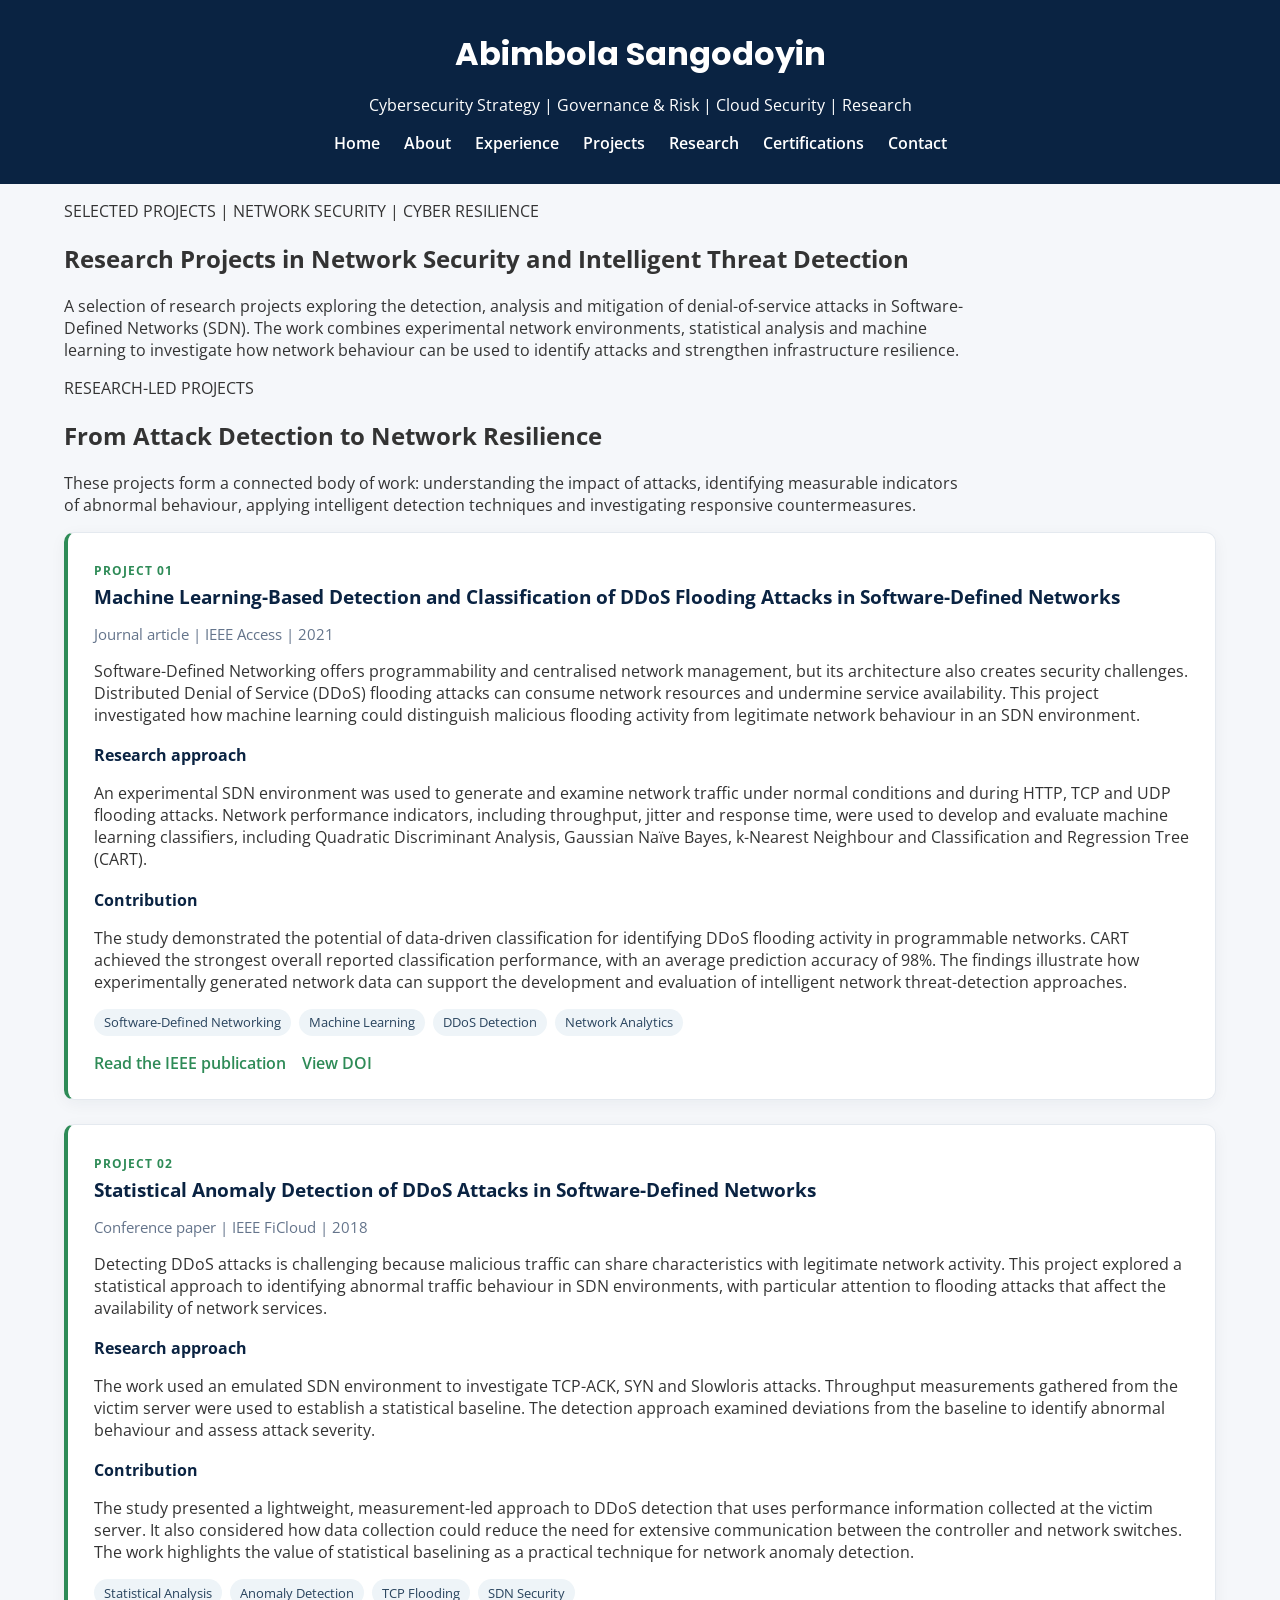
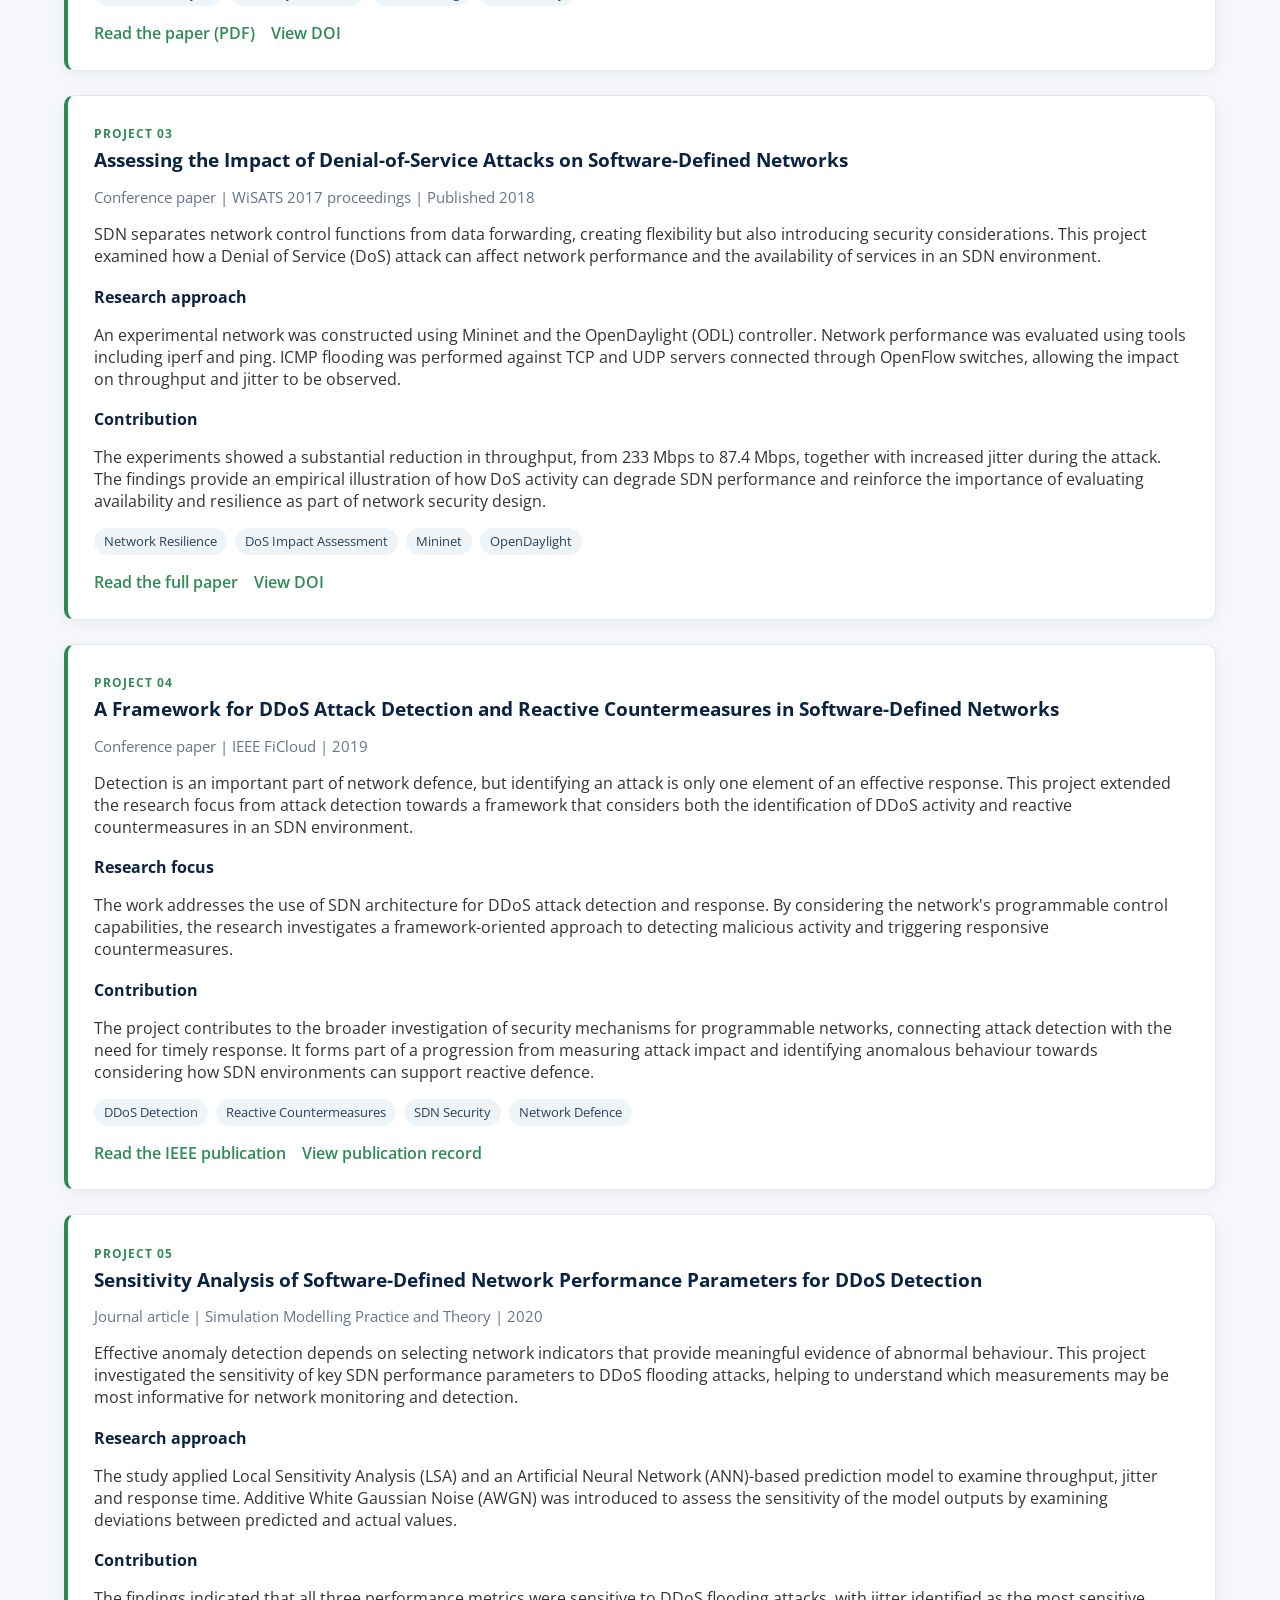
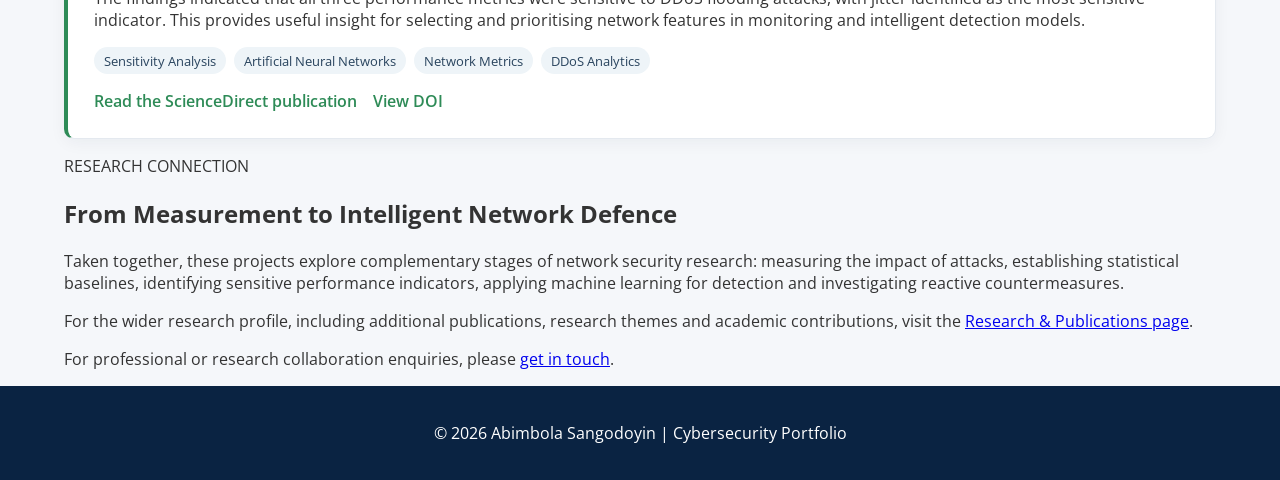
<file: projects.html>
<!DOCTYPE html>
<html lang="en">
<head>
  <meta charset="UTF-8">
  <meta name="viewport" content="width=device-width, initial-scale=1.0">
  <title>Projects | Abimbola Sangodoyin</title>
  <meta name="description" content="Selected cybersecurity research projects by Abimbola Sangodoyin, covering DDoS detection, software-defined networking, machine learning, network performance analysis and mitigation.">
  <link rel="stylesheet" href="css/style.css">
  <link href="https://fonts.googleapis.com/css2?family=Poppins:wght@400;600;700&family=Open+Sans:wght@400;600;700&display=swap" rel="stylesheet">
  <style>
    .project-list { display: grid; gap: 1.5rem; }
    .project-card {
      background: #fff;
      border: 1px solid #e4e9ef;
      border-left: 4px solid #2E8B57;
      border-radius: 10px;
      padding: 1.6rem;
      box-shadow: 0 4px 16px rgba(10,35,66,.05);
    }
    .project-card h3 { color: #0A2342; margin: .25rem 0 .85rem; }
    .project-card h4 { color: #0A2342; margin: 1.15rem 0 .35rem; font-size: 1rem; }
    .project-meta { color: #64748b; font-size: .92rem; margin-bottom: .8rem; }
    .project-tags { display: flex; flex-wrap: wrap; gap: .45rem; margin: 1rem 0; }
    .project-tags span {
      display: inline-block; background: #eef4f8; color: #29445e;
      border-radius: 20px; padding: .28rem .65rem; font-size: .8rem;
    }
    .project-links { display: flex; flex-wrap: wrap; gap: 1rem; margin-top: 1rem; }
    .project-links a { color: #2E8B57; font-weight: 600; text-decoration: none; }
    .project-links a:hover { text-decoration: underline; }
    .project-intro { max-width: 900px; }
    .project-number { color: #2E8B57; font-weight: 700; letter-spacing: .08em; font-size: .78rem; }
    @media (max-width: 640px) { .project-card { padding: 1.15rem; } }
  </style>
</head>
<body>
<header class="navbar">
  <h1>Abimbola Sangodoyin</h1>
  <p>Cybersecurity Strategy | Governance &amp; Risk | Cloud Security | Research</p>
  <nav>
    <a href="index.html">Home</a>
    <a href="about.html">About</a>
    <a href="experience.html">Experience</a>
    <a href="projects.html">Projects</a>
    <a href="research.html">Research</a>
    <a href="certifications.html">Certifications</a>
    <a href="contact.html">Contact</a>
  </nav>
</header>

<main>
  <section class="page-hero">
    <div class="container">
      <p class="eyebrow">SELECTED PROJECTS | NETWORK SECURITY | CYBER RESILIENCE</p>
      <h2>Research Projects in Network Security and Intelligent Threat Detection</h2>
      <p class="lead project-intro">A selection of research projects exploring the detection, analysis and mitigation of denial-of-service attacks in Software-Defined Networks (SDN). The work combines experimental network environments, statistical analysis and machine learning to investigate how network behaviour can be used to identify attacks and strengthen infrastructure resilience.</p>
    </div>
  </section>

  <section class="page-section">
    <div class="container">
      <p class="eyebrow">RESEARCH-LED PROJECTS</p>
      <h2>From Attack Detection to Network Resilience</h2>
      <p class="project-intro">These projects form a connected body of work: understanding the impact of attacks, identifying measurable indicators of abnormal behaviour, applying intelligent detection techniques and investigating responsive countermeasures.</p>

      <div class="project-list">

        <article class="project-card">
          <span class="project-number">PROJECT 01</span>
          <h3>Machine Learning-Based Detection and Classification of DDoS Flooding Attacks in Software-Defined Networks</h3>
          <p class="project-meta">Journal article | IEEE Access | 2021</p>
          <p>Software-Defined Networking offers programmability and centralised network management, but its architecture also creates security challenges. Distributed Denial of Service (DDoS) flooding attacks can consume network resources and undermine service availability. This project investigated how machine learning could distinguish malicious flooding activity from legitimate network behaviour in an SDN environment.</p>
          <h4>Research approach</h4>
          <p>An experimental SDN environment was used to generate and examine network traffic under normal conditions and during HTTP, TCP and UDP flooding attacks. Network performance indicators, including throughput, jitter and response time, were used to develop and evaluate machine learning classifiers, including Quadratic Discriminant Analysis, Gaussian Naïve Bayes, k-Nearest Neighbour and Classification and Regression Tree (CART).</p>
          <h4>Contribution</h4>
          <p>The study demonstrated the potential of data-driven classification for identifying DDoS flooding activity in programmable networks. CART achieved the strongest overall reported classification performance, with an average prediction accuracy of 98%. The findings illustrate how experimentally generated network data can support the development and evaluation of intelligent network threat-detection approaches.</p>
          <div class="project-tags"><span>Software-Defined Networking</span><span>Machine Learning</span><span>DDoS Detection</span><span>Network Analytics</span></div>
          <div class="project-links">
            <a href="https://ieeexplore.ieee.org/document/9526586" target="_blank" rel="noopener noreferrer">Read the IEEE publication</a>
            <a href="https://doi.org/10.1109/ACCESS.2021.3109490" target="_blank" rel="noopener noreferrer">View DOI</a>
          </div>
        </article>

        <article class="project-card">
          <span class="project-number">PROJECT 02</span>
          <h3>Statistical Anomaly Detection of DDoS Attacks in Software-Defined Networks</h3>
          <p class="project-meta">Conference paper | IEEE FiCloud | 2018</p>
          <p>Detecting DDoS attacks is challenging because malicious traffic can share characteristics with legitimate network activity. This project explored a statistical approach to identifying abnormal traffic behaviour in SDN environments, with particular attention to flooding attacks that affect the availability of network services.</p>
          <h4>Research approach</h4>
          <p>The work used an emulated SDN environment to investigate TCP-ACK, SYN and Slowloris attacks. Throughput measurements gathered from the victim server were used to establish a statistical baseline. The detection approach examined deviations from the baseline to identify abnormal behaviour and assess attack severity.</p>
          <h4>Contribution</h4>
          <p>The study presented a lightweight, measurement-led approach to DDoS detection that uses performance information collected at the victim server. It also considered how data collection could reduce the need for extensive communication between the controller and network switches. The work highlights the value of statistical baselining as a practical technique for network anomaly detection.</p>
          <div class="project-tags"><span>Statistical Analysis</span><span>Anomaly Detection</span><span>TCP Flooding</span><span>SDN Security</span></div>
          <div class="project-links">
            <a href="https://www.researchgate.net/profile/Babagana-Modu/publication/326957454_An_Approach_to_Detecting_Distributed_Denial_of_Service_Attacks_in_Software_Defined_Networks/links/5b6ff4b5299bf14c6d9a73f9/An-Approach-to-Detecting-Distributed-Denial-of-Service-Attacks-in-Software-Defined-Networks.pdf" target="_blank" rel="noopener noreferrer">Read the paper (PDF)</a>
            <a href="https://doi.org/10.1109/FICLOUD.2018.00069" target="_blank" rel="noopener noreferrer">View DOI</a>
          </div>
        </article>

        <article class="project-card">
          <span class="project-number">PROJECT 03</span>
          <h3>Assessing the Impact of Denial-of-Service Attacks on Software-Defined Networks</h3>
          <p class="project-meta">Conference paper | WiSATS 2017 proceedings | Published 2018</p>
          <p>SDN separates network control functions from data forwarding, creating flexibility but also introducing security considerations. This project examined how a Denial of Service (DoS) attack can affect network performance and the availability of services in an SDN environment.</p>
          <h4>Research approach</h4>
          <p>An experimental network was constructed using Mininet and the OpenDaylight (ODL) controller. Network performance was evaluated using tools including iperf and ping. ICMP flooding was performed against TCP and UDP servers connected through OpenFlow switches, allowing the impact on throughput and jitter to be observed.</p>
          <h4>Contribution</h4>
          <p>The experiments showed a substantial reduction in throughput, from 233 Mbps to 87.4 Mbps, together with increased jitter during the attack. The findings provide an empirical illustration of how DoS activity can degrade SDN performance and reinforce the importance of evaluating availability and resilience as part of network security design.</p>
          <div class="project-tags"><span>Network Resilience</span><span>DoS Impact Assessment</span><span>Mininet</span><span>OpenDaylight</span></div>
          <div class="project-links">
            <a href="https://wlv.openrepository.com/server/api/core/bitstreams/f9b45f28-66a4-45d7-b267-b8f7e7c9ef94/content" target="_blank" rel="noopener noreferrer">Read the full paper</a>
            <a href="https://doi.org/10.1007/978-3-319-76571-6_2" target="_blank" rel="noopener noreferrer">View DOI</a>
          </div>
        </article>

        <article class="project-card">
          <span class="project-number">PROJECT 04</span>
          <h3>A Framework for DDoS Attack Detection and Reactive Countermeasures in Software-Defined Networks</h3>
          <p class="project-meta">Conference paper | IEEE FiCloud | 2019</p>
          <p>Detection is an important part of network defence, but identifying an attack is only one element of an effective response. This project extended the research focus from attack detection towards a framework that considers both the identification of DDoS activity and reactive countermeasures in an SDN environment.</p>
          <h4>Research focus</h4>
          <p>The work addresses the use of SDN architecture for DDoS attack detection and response. By considering the network's programmable control capabilities, the research investigates a framework-oriented approach to detecting malicious activity and triggering responsive countermeasures.</p>
          <h4>Contribution</h4>
          <p>The project contributes to the broader investigation of security mechanisms for programmable networks, connecting attack detection with the need for timely response. It forms part of a progression from measuring attack impact and identifying anomalous behaviour towards considering how SDN environments can support reactive defence.</p>
          <div class="project-tags"><span>DDoS Detection</span><span>Reactive Countermeasures</span><span>SDN Security</span><span>Network Defence</span></div>
          <div class="project-links">
            <a href="https://doi.org/10.1109/FICLOUD.2019.00019" target="_blank" rel="noopener noreferrer">Read the IEEE publication</a>
            <a href="https://dblp.org/rec/conf/ficloud/SangodoyinMMAD19" target="_blank" rel="noopener noreferrer">View publication record</a>
          </div>
        </article>

        <article class="project-card">
          <span class="project-number">PROJECT 05</span>
          <h3>Sensitivity Analysis of Software-Defined Network Performance Parameters for DDoS Detection</h3>
          <p class="project-meta">Journal article | Simulation Modelling Practice and Theory | 2020</p>
          <p>Effective anomaly detection depends on selecting network indicators that provide meaningful evidence of abnormal behaviour. This project investigated the sensitivity of key SDN performance parameters to DDoS flooding attacks, helping to understand which measurements may be most informative for network monitoring and detection.</p>
          <h4>Research approach</h4>
          <p>The study applied Local Sensitivity Analysis (LSA) and an Artificial Neural Network (ANN)-based prediction model to examine throughput, jitter and response time. Additive White Gaussian Noise (AWGN) was introduced to assess the sensitivity of the model outputs by examining deviations between predicted and actual values.</p>
          <h4>Contribution</h4>
          <p>The findings indicated that all three performance metrics were sensitive to DDoS flooding attacks, with jitter identified as the most sensitive indicator. This provides useful insight for selecting and prioritising network features in monitoring and intelligent detection models.</p>
          <div class="project-tags"><span>Sensitivity Analysis</span><span>Artificial Neural Networks</span><span>Network Metrics</span><span>DDoS Analytics</span></div>
          <div class="project-links">
            <a href="https://www.sciencedirect.com/science/article/abs/pii/S1569190X2030037X" target="_blank" rel="noopener noreferrer">Read the ScienceDirect publication</a>
            <a href="https://doi.org/10.1016/j.simpat.2020.102099" target="_blank" rel="noopener noreferrer">View DOI</a>
          </div>
        </article>

      </div>
    </div>
  </section>

  <section class="page-section">
    <div class="container">
      <p class="eyebrow">RESEARCH CONNECTION</p>
      <h2>From Measurement to Intelligent Network Defence</h2>
      <p class="lead">Taken together, these projects explore complementary stages of network security research: measuring the impact of attacks, establishing statistical baselines, identifying sensitive performance indicators, applying machine learning for detection and investigating reactive countermeasures.</p>
      <p>For the wider research profile, including additional publications, research themes and academic contributions, visit the <a href="research.html">Research &amp; Publications page</a>.</p>
      <p>For professional or research collaboration enquiries, please <a href="contact.html">get in touch</a>.</p>
    </div>
  </section>
</main>

<footer>
  <p>© 2026 Abimbola Sangodoyin | Cybersecurity Portfolio</p>
</footer>
</body>
</html>
</file>
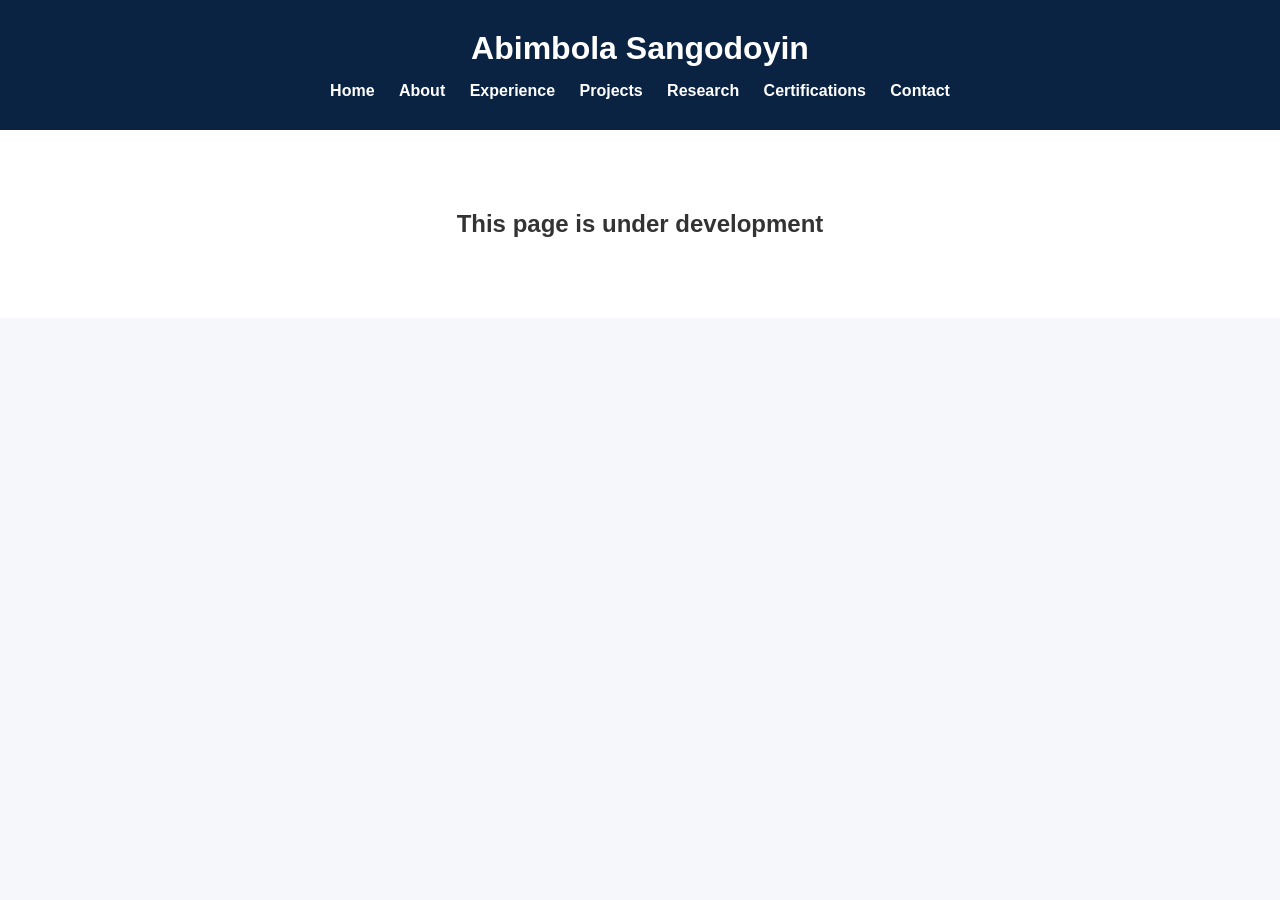
<file: publications.html>
<!DOCTYPE html>
<html>
<head>
  <title>Page</title>
  <link rel="stylesheet" href="css/style.css">
</head>

<body>

<header class="navbar">
  <h1>Abimbola Sangodoyin</h1>
  <nav>
    <a href="index.html">Home</a>
    <a href="about.html">About</a>
    <a href="experience.html">Experience</a>
    <a href="projects.html">Projects</a>
    <a href="research.html">Research</a>
    <a href="certifications.html">Certifications</a>
    <a href="contact.html">Contact</a>
  </nav>
</header>

<section class="hero">
  <h2>This page is under development</h2>
</section>

</body>
</html>
</file>
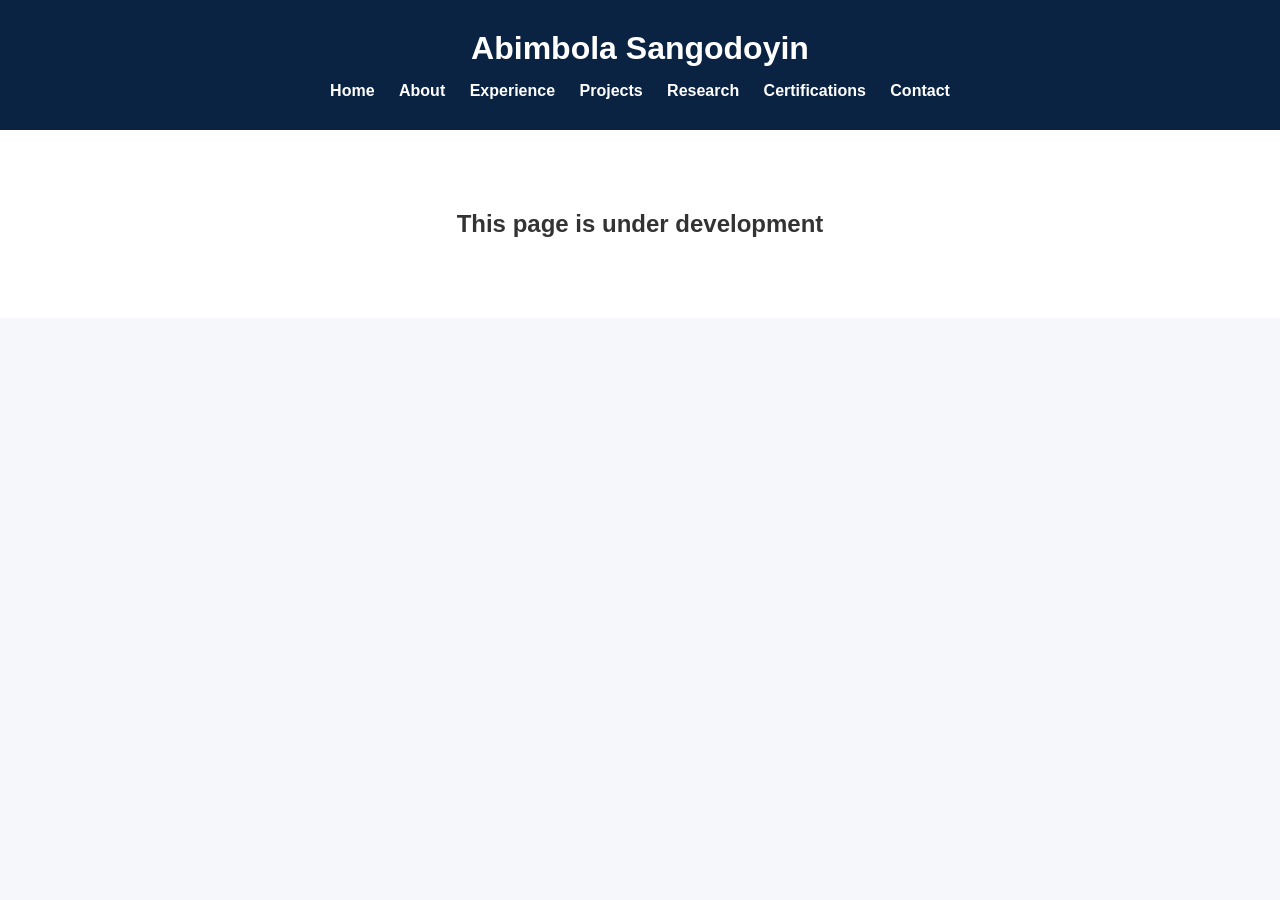
<file: research publications.html>
<!DOCTYPE html>
<html>
<head>
  <title>Page</title>
  <link rel="stylesheet" href="css/style.css">
</head>

<body>

<header class="navbar">
  <h1>Abimbola Sangodoyin</h1>
  <nav>
    <a href="index.html">Home</a>
    <a href="about.html">About</a>
    <a href="experience.html">Experience</a>
    <a href="projects.html">Projects</a>
    <a href="researchpublications.html">Research</a>
    <a href="certifications.html">Certifications</a>
    <a href="contact.html">Contact</a>
  </nav>
</header>

<section class="hero">
  <h2>This page is under development</h2>
</section>

</body>
</html>
</file>
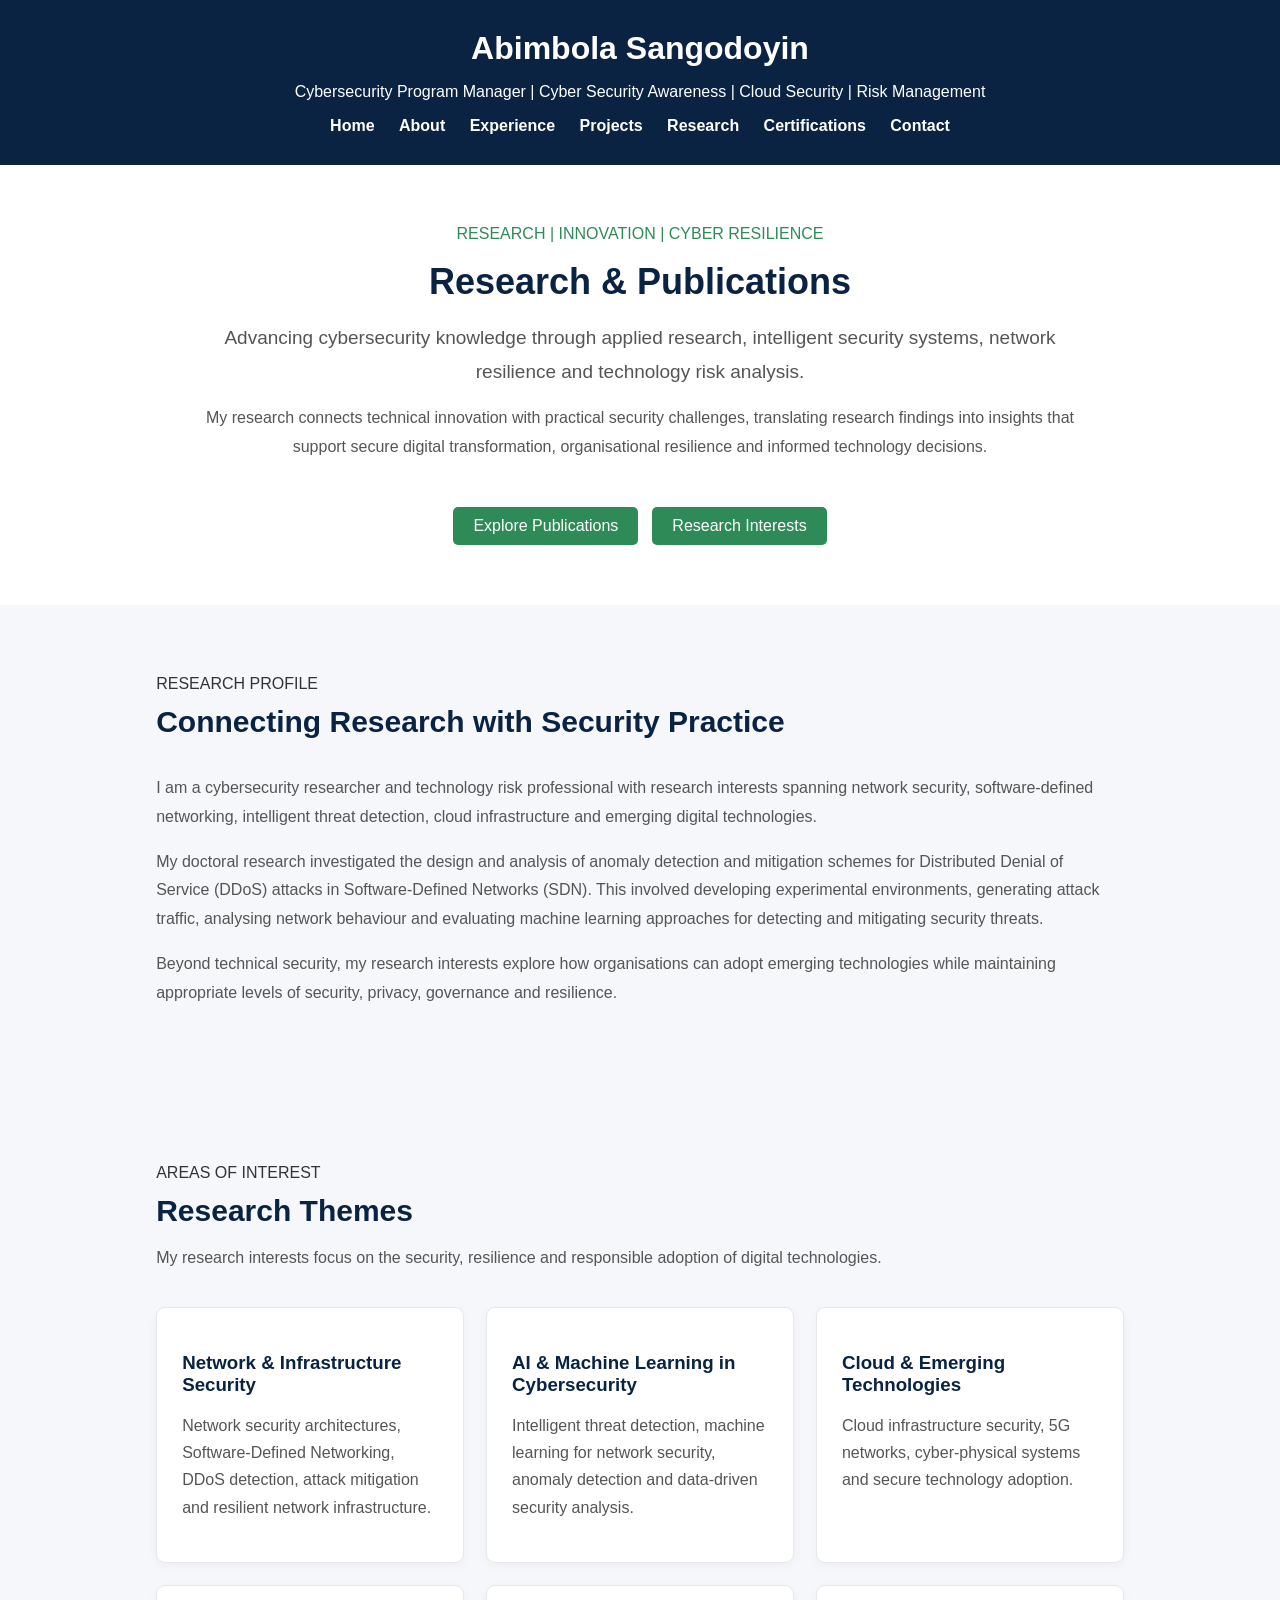
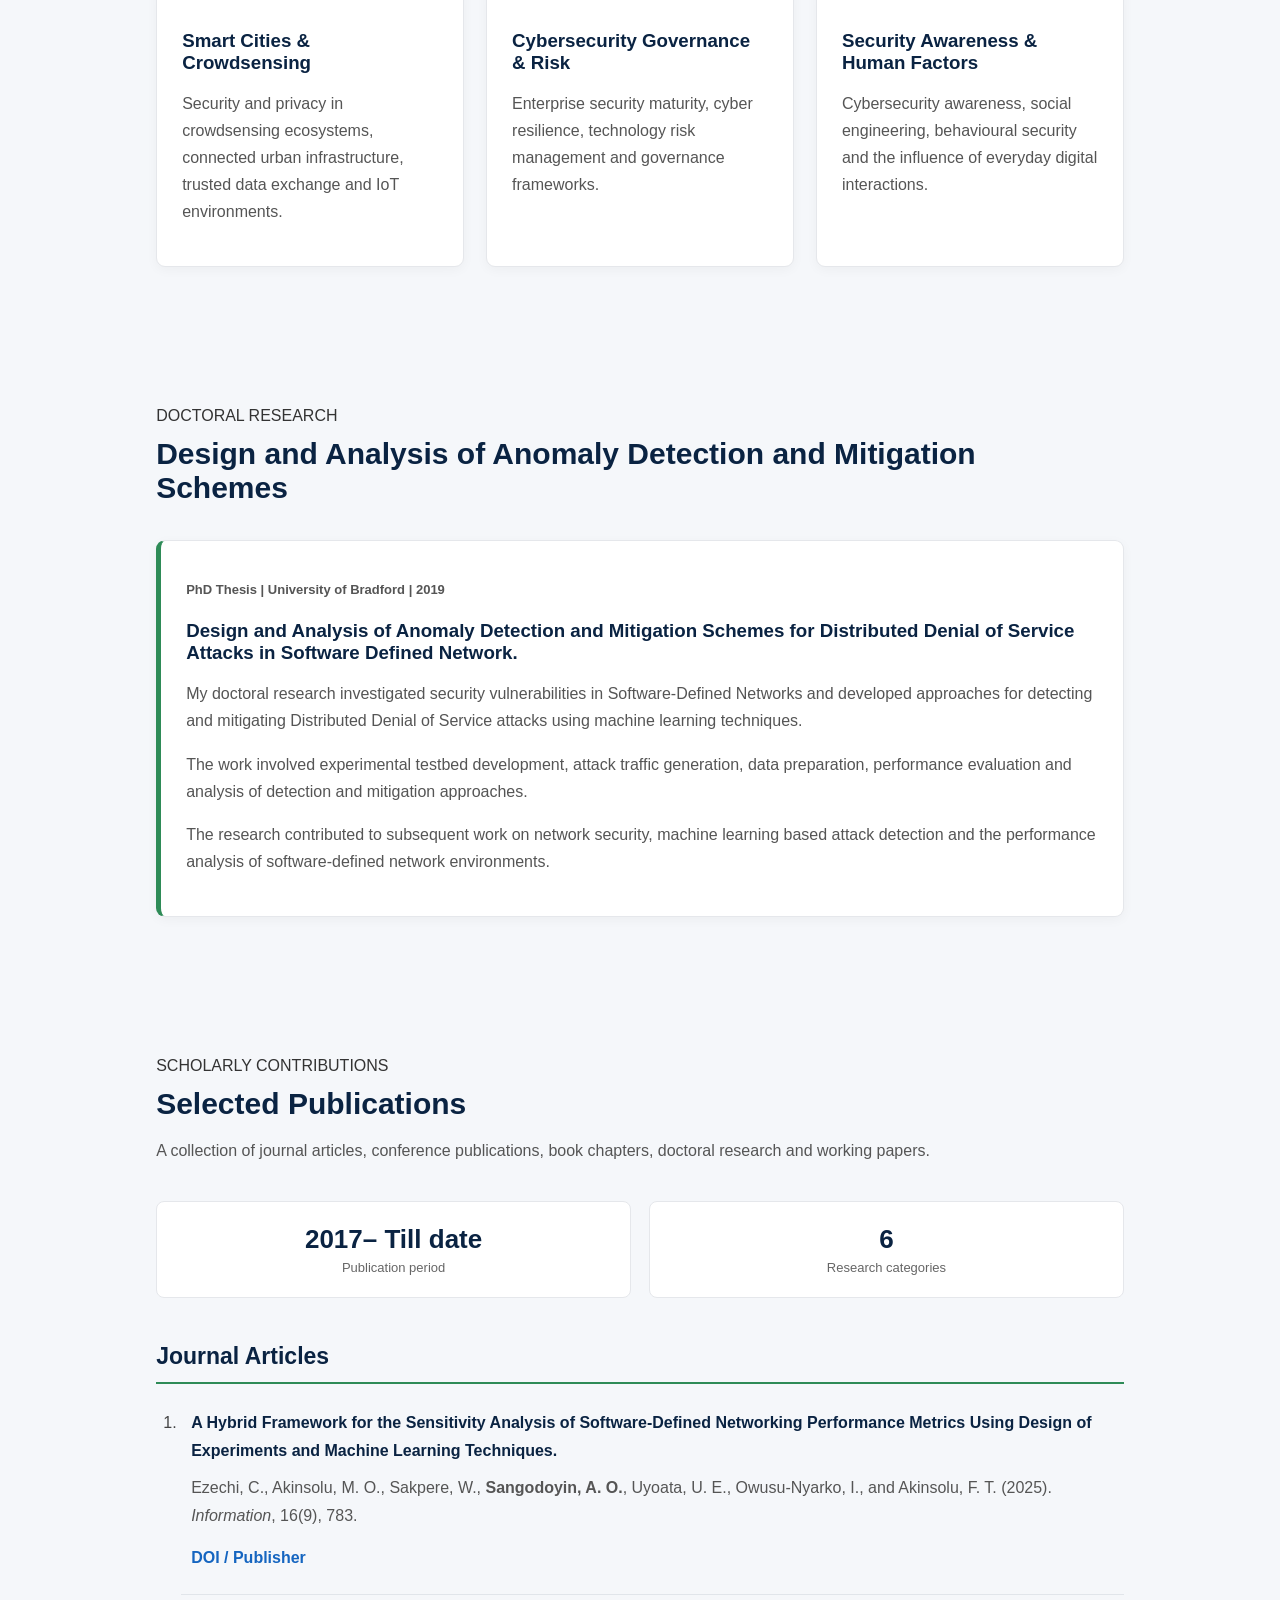
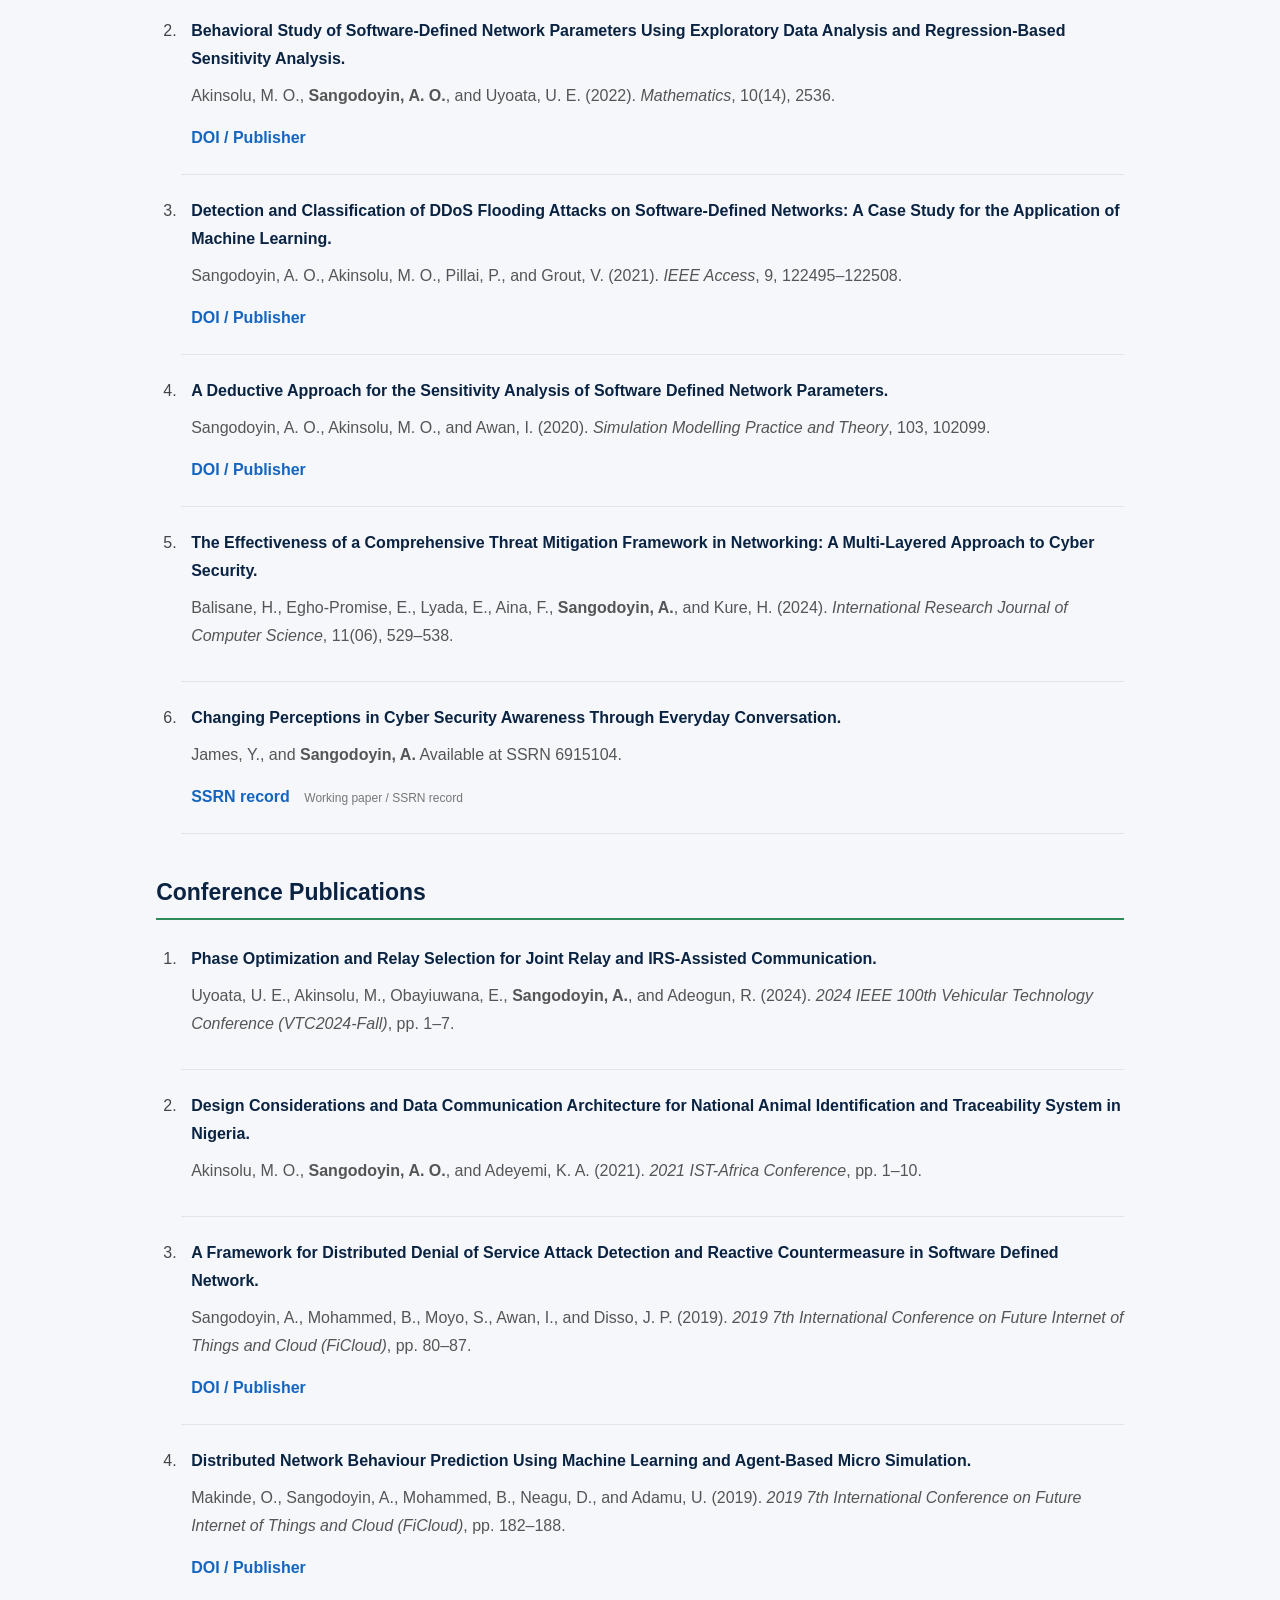
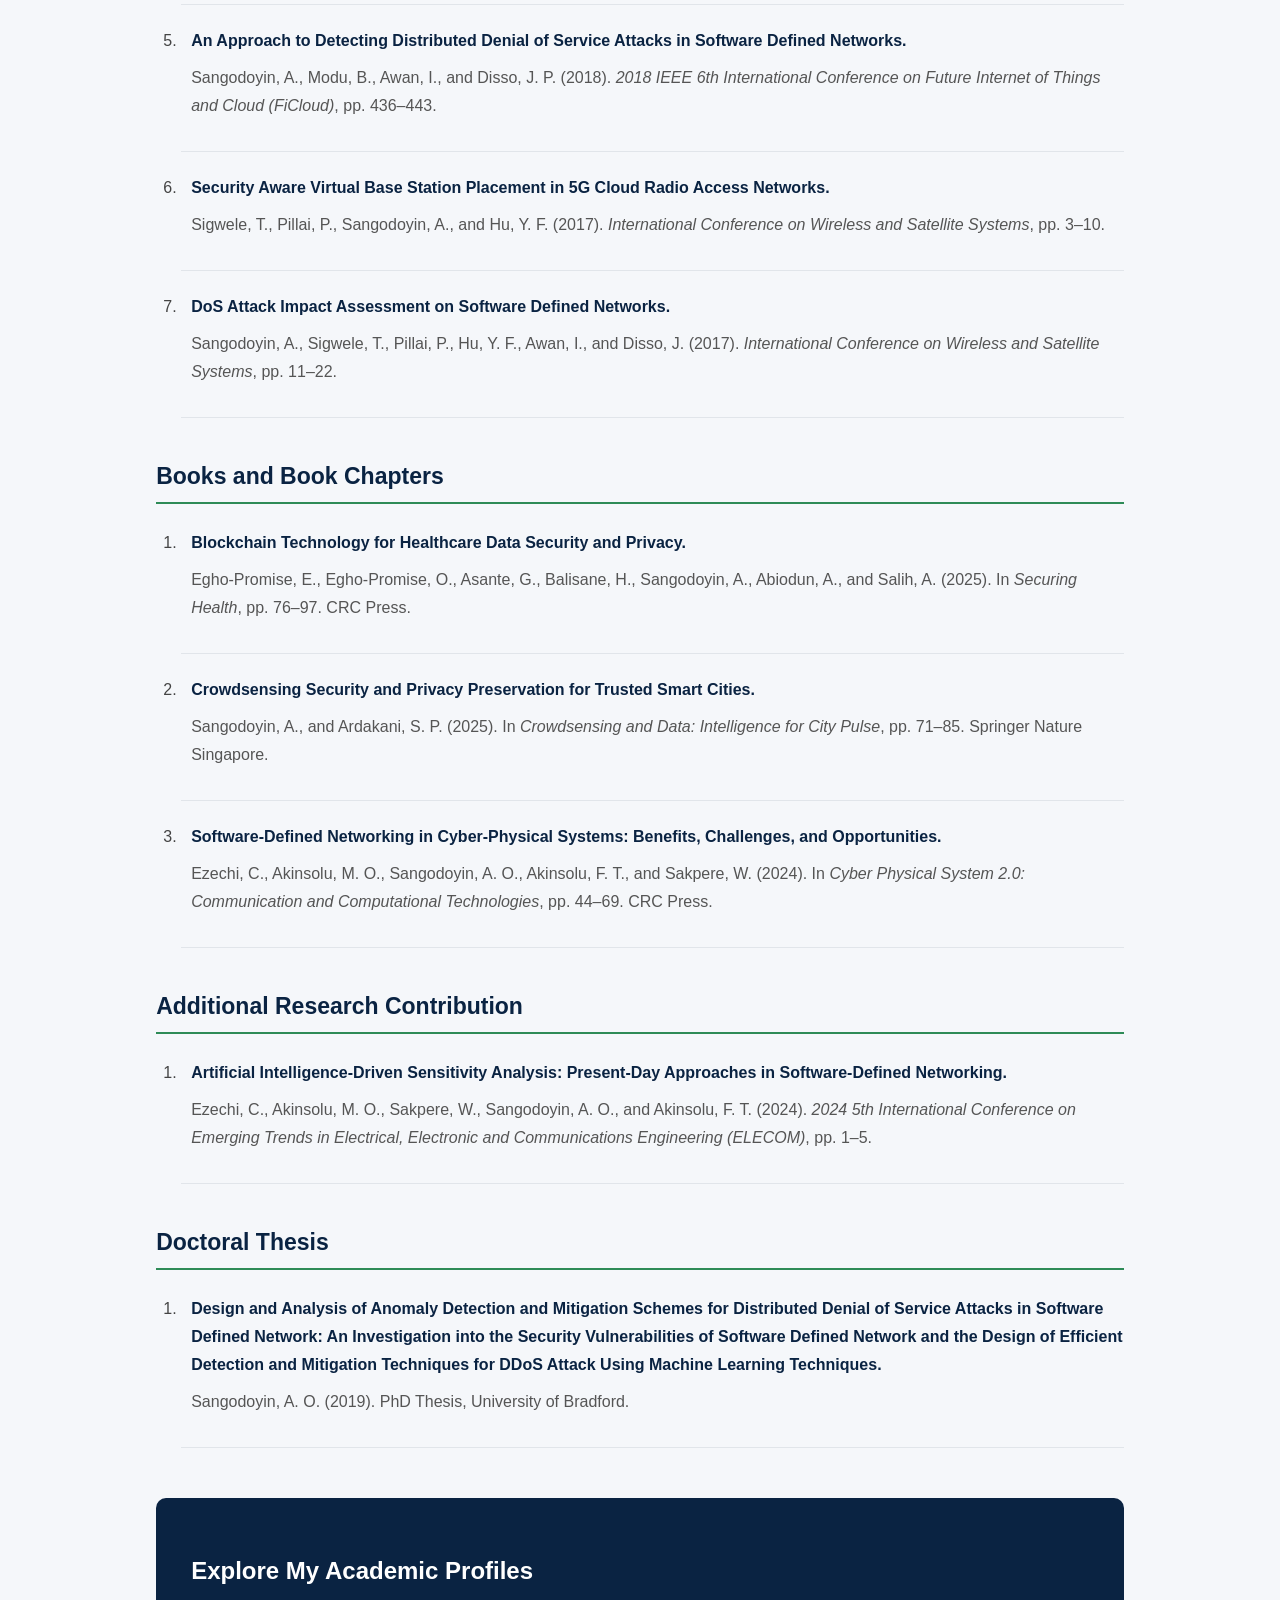
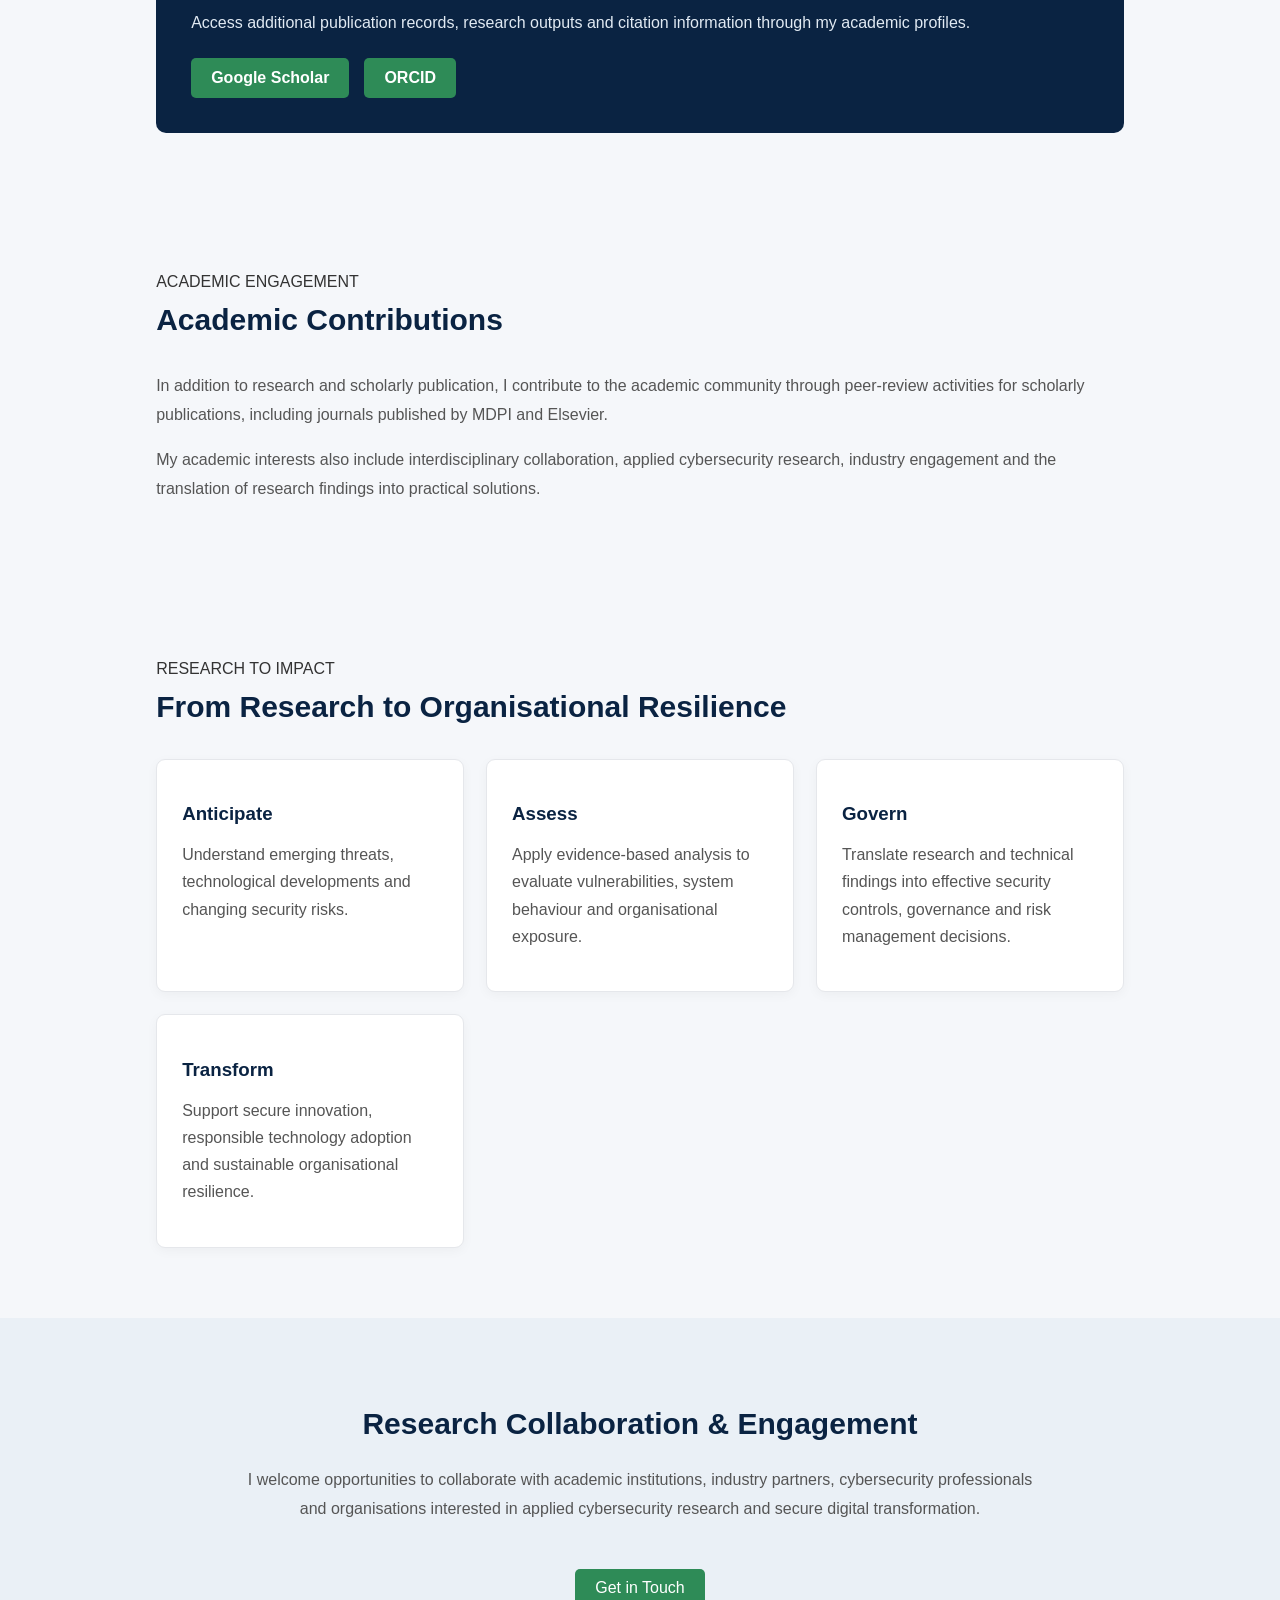
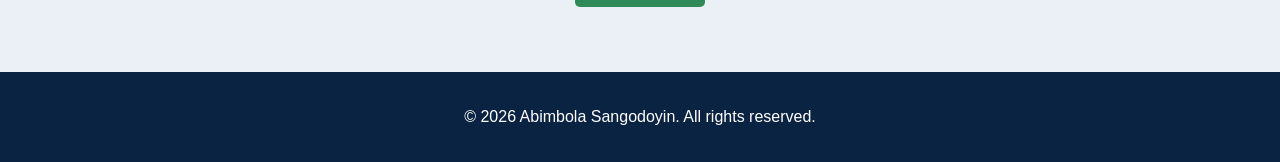
<file: research.html>
<!DOCTYPE html>
<html lang="en">
<head>
    <meta charset="UTF-8">
    <meta name="viewport" content="width=device-width, initial-scale=1.0">
    <meta name="description" content="Research and publications of Abimbola Sangodoyin, covering cybersecurity, software-defined networking, DDoS defence, machine learning, smart cities and technology security.">
    <title>Research & Publications | Abimbola Sangodoyin</title>
    <link rel="stylesheet" href="css/style.css">
</head>

<body>

<header class="navbar">
    <h1>Abimbola Sangodoyin</h1>

    <p>
        Cybersecurity Program Manager |
        Cyber Security Awareness |
        Cloud Security |
        Risk Management
    </p>

    <nav>
        <a href="index.html">Home</a>
        <a href="about.html">About</a>
        <a href="experience.html">Experience</a>
        <a href="projects.html">Projects</a>
        <a href="research.html">Research</a>
        <a href="certifications.html">Certifications</a>
        <a href="contact.html">Contact</a>
    </nav>
</header>
   
<!-- <header class="site-header">
    <div class="container navigation">
        <a href="index.html" class="brand">Abimbola Sangodoyin</a>

        <nav>
            <a href="index.html">Home</a>
            <a href="about.html">About</a>
            <a href="experience.html">Experience</a>
            <a href="projects.html">Projects</a>
            <a href="research.html" class="active">Research</a>
            <a href="certifications.html">Certifications</a>
            <a href="contact.html">Contact</a>
        </nav>
    </div>
</header> -->
    
<main>

<!-- HERO -->

<section class="research-hero">
    <div class="container">
        <span class="eyebrow">RESEARCH | INNOVATION | CYBER RESILIENCE</span>

        <h1>Research & Publications</h1>

        <p class="hero-description">
            Advancing cybersecurity knowledge through applied research,
            intelligent security systems, network resilience and
            technology risk analysis.
        </p>

        <p>
            My research connects technical innovation with practical
            security challenges, translating research findings into
            insights that support secure digital transformation,
            organisational resilience and informed technology decisions.
        </p>

        <div class="hero-actions">
            <a href="#publications" class="btn btn-primary">
                Explore Publications
            </a>

            <a href="#research-interests" class="btn btn-primary">
                Research Interests
            </a>
        </div>
    </div>
</section>


<!-- RESEARCH OVERVIEW -->

<section class="section">
    <div class="container">
        <div class="section-heading">
            <span class="eyebrow">RESEARCH PROFILE</span>
            <h2>Connecting Research with Security Practice</h2>
        </div>

        <div class="research-overview">
            <p>
                I am a cybersecurity researcher and technology risk
                professional with research interests spanning network
                security, software-defined networking, intelligent
                threat detection, cloud infrastructure and emerging
                digital technologies.
            </p>

            <p>
                My doctoral research investigated the design and
                analysis of anomaly detection and mitigation schemes
                for Distributed Denial of Service (DDoS) attacks in
                Software-Defined Networks (SDN). This involved
                developing experimental environments, generating
                attack traffic, analysing network behaviour and
                evaluating machine learning approaches for detecting
                and mitigating security threats.
            </p>

            <p>
                Beyond technical security, my research interests
                explore how organisations can adopt emerging
                technologies while maintaining appropriate levels
                of security, privacy, governance and resilience.
            </p>
        </div>
    </div>
</section>


<!-- RESEARCH INTERESTS -->

<section class="section section-light" id="research-interests">
    <div class="container">

        <div class="section-heading">
            <span class="eyebrow">AREAS OF INTEREST</span>
            <h2>Research Themes</h2>
            <p>
                My research interests focus on the security,
                resilience and responsible adoption of digital
                technologies.
            </p>
        </div>

        <div class="research-grid">

            <article class="research-card">
                <h3>Network & Infrastructure Security</h3>
                <p>
                    Network security architectures, Software-Defined
                    Networking, DDoS detection, attack mitigation
                    and resilient network infrastructure.
                </p>
            </article>

            <article class="research-card">
                <h3>AI & Machine Learning in Cybersecurity</h3>
                <p>
                    Intelligent threat detection, machine learning
                    for network security, anomaly detection and
                    data-driven security analysis.
                </p>
            </article>

            <article class="research-card">
                <h3>Cloud & Emerging Technologies</h3>
                <p>
                    Cloud infrastructure security, 5G networks,
                    cyber-physical systems and secure technology
                    adoption.
                </p>
            </article>

            <article class="research-card">
                <h3>Smart Cities & Crowdsensing</h3>
                <p>
                    Security and privacy in crowdsensing ecosystems,
                    connected urban infrastructure, trusted data
                    exchange and IoT environments.
                </p>
            </article>

            <article class="research-card">
                <h3>Cybersecurity Governance & Risk</h3>
                <p>
                    Enterprise security maturity, cyber resilience,
                    technology risk management and governance
                    frameworks.
                </p>
            </article>

            <article class="research-card">
                <h3>Security Awareness & Human Factors</h3>
                <p>
                    Cybersecurity awareness, social engineering,
                    behavioural security and the influence of
                    everyday digital interactions.
                </p>
            </article>

        </div>
    </div>
</section>


<!-- DOCTORAL RESEARCH -->

<section class="section">
    <div class="container">

        <div class="section-heading">
            <span class="eyebrow">DOCTORAL RESEARCH</span>
            <h2>Design and Analysis of Anomaly Detection and Mitigation Schemes</h2>
        </div>

        <div class="doctoral-card">

            <p class="publication-meta">
                PhD Thesis | University of Bradford | 2019
            </p>

            <h3>
                Design and Analysis of Anomaly Detection and Mitigation
                Schemes for Distributed Denial of Service Attacks in
                Software Defined Network.
            </h3>

            <p>
                My doctoral research investigated security
                vulnerabilities in Software-Defined Networks and
                developed approaches for detecting and mitigating
                Distributed Denial of Service attacks using
                machine learning techniques.
            </p>

            <p>
                The work involved experimental testbed development,
                attack traffic generation, data preparation,
                performance evaluation and analysis of detection
                and mitigation approaches.
            </p>

            <p>
                The research contributed to subsequent work on
                network security, machine learning based attack
                detection and the performance analysis of
                software-defined network environments.
            </p>

        </div>
    </div>
</section>


<!-- PUBLICATIONS -->

<section class="section section-light" id="publications">

    <div class="container">

        <div class="section-heading">
            <span class="eyebrow">SCHOLARLY CONTRIBUTIONS</span>
            <h2>Selected Publications</h2>

            <p>
                A collection of journal articles, conference
                publications, book chapters, doctoral research
                and working papers.
            </p>
        </div>

        <div class="publication-summary">
            
            <div>
                <strong>2017– Till date</strong>
                <span>Publication period</span>
            </div>

            <div>
                <strong>6</strong>
                <span>Research categories</span>
            </div>
        </div>


        <!-- JOURNAL ARTICLES -->

        <div class="publication-category">

            <h3>Journal Articles</h3>

            <ol class="publication-list">

                <li>
                    <strong>
                        A Hybrid Framework for the Sensitivity Analysis
                        of Software-Defined Networking Performance
                        Metrics Using Design of Experiments and
                        Machine Learning Techniques.
                    </strong>

                    <p>
                        Ezechi, C., Akinsolu, M. O., Sakpere, W.,
                        <strong>Sangodoyin, A. O.</strong>,
                        Uyoata, U. E., Owusu-Nyarko, I.,
                        and Akinsolu, F. T. (2025).
                        <em>Information</em>, 16(9), 783.
                    </p>

                    <a href="https://doi.org/10.3390/info16090783"
                       target="_blank" rel="noopener noreferrer">
                        DOI / Publisher
                    </a>
                </li>

                <li>
                    <strong>
                        Behavioral Study of Software-Defined Network
                        Parameters Using Exploratory Data Analysis and
                        Regression-Based Sensitivity Analysis.
                    </strong>

                    <p>
                        Akinsolu, M. O., <strong>Sangodoyin, A. O.</strong>,
                        and Uyoata, U. E. (2022).
                        <em>Mathematics</em>, 10(14), 2536.
                    </p>

                    <a href="https://doi.org/10.3390/math10142536"
                       target="_blank" rel="noopener noreferrer">
                        DOI / Publisher
                    </a>
                </li>

                <li>
                    <strong>
                        Detection and Classification of DDoS Flooding
                        Attacks on Software-Defined Networks: A Case
                        Study for the Application of Machine Learning.
                    </strong>

                    <p>
                        Sangodoyin, A. O., Akinsolu, M. O.,
                        Pillai, P., and Grout, V. (2021).
                        <em>IEEE Access</em>, 9, 122495–122508.
                    </p>

                    <a href="https://doi.org/10.1109/ACCESS.2021.3109490"
                       target="_blank" rel="noopener noreferrer">
                        DOI / Publisher
                    </a>
                </li>

                <li>
                    <strong>
                        A Deductive Approach for the Sensitivity Analysis
                        of Software Defined Network Parameters.
                    </strong>

                    <p>
                        Sangodoyin, A. O., Akinsolu, M. O.,
                        and Awan, I. (2020).
                        <em>Simulation Modelling Practice and Theory</em>,
                        103, 102099.
                    </p>

                    <a href="https://doi.org/10.1016/j.simpat.2020.102099"
                       target="_blank" rel="noopener noreferrer">
                        DOI / Publisher
                    </a>
                </li>

                <li>
                    <strong>
                        The Effectiveness of a Comprehensive Threat
                        Mitigation Framework in Networking: A
                        Multi-Layered Approach to Cyber Security.
                    </strong>

                    <p>
                        Balisane, H., Egho-Promise, E., Lyada, E.,
                        Aina, F., <strong>Sangodoyin, A.</strong>,
                        and Kure, H. (2024).
                        <em>International Research Journal of Computer
                        Science</em>, 11(06), 529–538.
                    </p>
                </li>

                <li>
                    <strong>
                        Changing Perceptions in Cyber Security Awareness
                        Through Everyday Conversation.
                    </strong>

                    <p>
                        James, Y., and <strong>Sangodoyin, A.</strong>
                        Available at SSRN 6915104.
                    </p>

                    <a href="https://ssrn.com/abstract=6915104"
                       target="_blank" rel="noopener noreferrer">
                        SSRN record
                    </a>
                    <span class="publication-note">
                        Working paper / SSRN record
                    </span>
                </li>

            </ol>
        </div>


        <!-- CONFERENCE PUBLICATIONS -->

        <div class="publication-category">

            <h3>Conference Publications</h3>

            <ol class="publication-list">

                <li>
                    <strong>
                        Phase Optimization and Relay Selection for Joint
                        Relay and IRS-Assisted Communication.
                    </strong>

                    <p>
                        Uyoata, U. E., Akinsolu, M., Obayiuwana, E.,
                        <strong>Sangodoyin, A.</strong>, and Adeogun, R.
                        (2024).
                        <em>2024 IEEE 100th Vehicular Technology
                        Conference (VTC2024-Fall)</em>, pp. 1–7.
                    </p>
                </li>

                <li>
                    <strong>
                        Design Considerations and Data Communication
                        Architecture for National Animal Identification
                        and Traceability System in Nigeria.
                    </strong>

                    <p>
                        Akinsolu, M. O., <strong>Sangodoyin, A. O.</strong>,
                        and Adeyemi, K. A. (2021).
                        <em>2021 IST-Africa Conference</em>, pp. 1–10.
                    </p>
                </li>

                <li>
                    <strong>
                        A Framework for Distributed Denial of Service
                        Attack Detection and Reactive Countermeasure
                        in Software Defined Network.
                    </strong>

                    <p>
                        Sangodoyin, A., Mohammed, B., Moyo, S.,
                        Awan, I., and Disso, J. P. (2019).
                        <em>2019 7th International Conference on Future
                        Internet of Things and Cloud (FiCloud)</em>,
                        pp. 80–87.
                    </p>

                    <a href="https://doi.org/10.1109/FiCloud.2019.00019"
                       target="_blank" rel="noopener noreferrer">
                        DOI / Publisher
                    </a>
                </li>

                <li>
                    <strong>
                        Distributed Network Behaviour Prediction Using
                        Machine Learning and Agent-Based Micro Simulation.
                    </strong>

                    <p>
                        Makinde, O., Sangodoyin, A., Mohammed, B.,
                        Neagu, D., and Adamu, U. (2019).
                        <em>2019 7th International Conference on Future
                        Internet of Things and Cloud (FiCloud)</em>,
                        pp. 182–188.
                    </p>

                    <a href="https://doi.org/10.1109/FiCloud.2019.00033"
                       target="_blank" rel="noopener noreferrer">
                        DOI / Publisher
                    </a>
                </li>

                <li>
                    <strong>
                        An Approach to Detecting Distributed Denial of
                        Service Attacks in Software Defined Networks.
                    </strong>

                    <p>
                        Sangodoyin, A., Modu, B., Awan, I.,
                        and Disso, J. P. (2018).
                        <em>2018 IEEE 6th International Conference on
                        Future Internet of Things and Cloud (FiCloud)</em>,
                        pp. 436–443.
                    </p>
                </li>

                <li>
                    <strong>
                        Security Aware Virtual Base Station Placement
                        in 5G Cloud Radio Access Networks.
                    </strong>

                    <p>
                        Sigwele, T., Pillai, P., Sangodoyin, A.,
                        and Hu, Y. F. (2017).
                        <em>International Conference on Wireless and
                        Satellite Systems</em>, pp. 3–10.
                    </p>
                </li>

                <li>
                    <strong>
                        DoS Attack Impact Assessment on Software
                        Defined Networks.
                    </strong>

                    <p>
                        Sangodoyin, A., Sigwele, T., Pillai, P.,
                        Hu, Y. F., Awan, I., and Disso, J. (2017).
                        <em>International Conference on Wireless and
                        Satellite Systems</em>, pp. 11–22.
                    </p>
                </li>

            </ol>
        </div>


        <!-- BOOK CHAPTERS -->

        <div class="publication-category">

            <h3>Books and Book Chapters</h3>

            <ol class="publication-list">

                <li>
                    <strong>
                        Blockchain Technology for Healthcare Data
                        Security and Privacy.
                    </strong>

                    <p>
                        Egho-Promise, E., Egho-Promise, O.,
                        Asante, G., Balisane, H., Sangodoyin, A.,
                        Abiodun, A., and Salih, A. (2025).
                        In <em>Securing Health</em>, pp. 76–97.
                        CRC Press.
                    </p>
                </li>

                <li>
                    <strong>
                        Crowdsensing Security and Privacy Preservation
                        for Trusted Smart Cities.
                    </strong>

                    <p>
                        Sangodoyin, A., and Ardakani, S. P. (2025).
                        In <em>Crowdsensing and Data: Intelligence
                        for City Pulse</em>, pp. 71–85.
                        Springer Nature Singapore.
                    </p>
                </li>

                <li>
                    <strong>
                        Software-Defined Networking in Cyber-Physical
                        Systems: Benefits, Challenges, and Opportunities.
                    </strong>

                    <p>
                        Ezechi, C., Akinsolu, M. O., Sangodoyin, A. O.,
                        Akinsolu, F. T., and Sakpere, W. (2024).
                        In <em>Cyber Physical System 2.0:
                        Communication and Computational Technologies</em>,
                        pp. 44–69. CRC Press.
                    </p>
                </li>

            </ol>
        </div>


        <!-- ADDITIONAL CONFERENCE / BOOK CHAPTER -->

        <div class="publication-category">

            <h3>Additional Research Contribution</h3>

            <ol class="publication-list">

                <li>
                    <strong>
                        Artificial Intelligence-Driven Sensitivity
                        Analysis: Present-Day Approaches in
                        Software-Defined Networking.
                    </strong>

                    <p>
                        Ezechi, C., Akinsolu, M. O., Sakpere, W.,
                        Sangodoyin, A. O., and Akinsolu, F. T. (2024).
                        <em>2024 5th International Conference on
                        Emerging Trends in Electrical, Electronic
                        and Communications Engineering (ELECOM)</em>,
                        pp. 1–5.
                    </p>
                </li>

            </ol>
        </div>


        <!-- DOCTORAL THESIS -->

        <div class="publication-category">

            <h3>Doctoral Thesis</h3>

            <ol class="publication-list">

                <li>
                    <strong>
                        Design and Analysis of Anomaly Detection and
                        Mitigation Schemes for Distributed Denial of
                        Service Attacks in Software Defined Network:
                        An Investigation into the Security Vulnerabilities
                        of Software Defined Network and the Design of
                        Efficient Detection and Mitigation Techniques
                        for DDoS Attack Using Machine Learning Techniques.
                    </strong>

                    <p>
                        Sangodoyin, A. O. (2019).
                        PhD Thesis, University of Bradford.
                    </p>
                </li>

            </ol>
        </div>


        <!-- ACADEMIC PROFILES -->

        <div class="academic-profile-panel">

            <h3>Explore My Academic Profiles</h3>

            <p>
                Access additional publication records, research
                outputs and citation information through my
                academic profiles.
            </p>

            <div class="profile-links">

                <a href="https://scholar.google.co.uk/citations?user=ILQViwIAAAAJ&hl=en"
                   target="_blank" rel="noopener noreferrer">
                    Google Scholar
                </a>

                <a href="https://orcid.org/0000-0001-7346-4701"
                   target="_blank" rel="noopener noreferrer">
                    ORCID
                </a>

            </div>
        </div>

    </div>
</section>


<!-- ACADEMIC CONTRIBUTIONS -->

<section class="section">
    <div class="container">

        <div class="section-heading">
            <span class="eyebrow">ACADEMIC ENGAGEMENT</span>
            <h2>Academic Contributions</h2>
        </div>

        <div class="research-overview">
            <p>
                In addition to research and scholarly publication,
                I contribute to the academic community through
                peer-review activities for scholarly publications,
                including journals published by MDPI and Elsevier.
            </p>

            <p>
                My academic interests also include interdisciplinary
                collaboration, applied cybersecurity research,
                industry engagement and the translation of
                research findings into practical solutions.
            </p>
        </div>
    </div>
</section>


<!-- LEADERSHIP RELEVANCE -->

<section class="section section-light">
    <div class="container">

        <div class="section-heading">
            <span class="eyebrow">RESEARCH TO IMPACT</span>
            <h2>From Research to Organisational Resilience</h2>
        </div>

        <div class="research-grid">

            <article class="research-card">
                <h3>Anticipate</h3>
                <p>
                    Understand emerging threats, technological
                    developments and changing security risks.
                </p>
            </article>

            <article class="research-card">
                <h3>Assess</h3>
                <p>
                    Apply evidence-based analysis to evaluate
                    vulnerabilities, system behaviour and
                    organisational exposure.
                </p>
            </article>

            <article class="research-card">
                <h3>Govern</h3>
                <p>
                    Translate research and technical findings
                    into effective security controls, governance
                    and risk management decisions.
                </p>
            </article>

            <article class="research-card">
                <h3>Transform</h3>
                <p>
                    Support secure innovation, responsible
                    technology adoption and sustainable
                    organisational resilience.
                </p>
            </article>

        </div>
    </div>
</section>


<!-- COLLABORATION -->

<section class="research-cta">
    <div class="container">

        <h2>Research Collaboration & Engagement</h2>

        <p>
            I welcome opportunities to collaborate with academic
            institutions, industry partners, cybersecurity
            professionals and organisations interested in
            applied cybersecurity research and secure
            digital transformation.
        </p>

        <a href="contact.html" class="btn btn-primary">
            Get in Touch
        </a>

    </div>
</section>

</main>

<!-- <footer class="site-footer"> -->
<footer>
    <div class="container">
        <p>
            &copy; 2026 Abimbola Sangodoyin.
            All rights reserved.
        </p>
    </div>
</footer>

</body>
</html>
</file>
<file: css/style.css>
body {
  font-family: 'Open Sans', sans-serif;
  margin: 0;
  padding: 0;
  background: #f5f7fa;
  color: #333;
}

.navbar {
  background: #0A2342;
  color: white;
  text-align: center;
  padding: 30px;
}

.navbar h1 {
  font-family: 'Poppins', sans-serif;
  margin: 0;
}

nav {
  margin-top: 15px;
}

nav a {
  color: white;
  margin: 0 10px;
  text-decoration: none;
  font-weight: 600;
}

.hero {
  text-align: center;
  padding: 60px 20px;
  background: white;
}

.btn {
  display: inline-block;
  margin-top: 20px;
  padding: 10px 20px;
  background: #2E8B57;
  color: white;
  text-decoration: none;
  border-radius: 5px;
}

.highlights {
  padding: 40px;
  text-align: center;
}

.grid {
  display: grid;
  grid-template-columns: repeat(auto-fit, minmax(200px, 1fr));
  gap: 15px;
  margin-top: 20px;
}

.card {
  background: white;
  padding: 20px;
  border-radius: 8px;
  box-shadow: 0 2px 5px rgba(0,0,0,0.1);
}

footer {
  text-align: center;
  padding: 20px;
  background: #0A2342;
  color: white;
}


/* =====================================
   RESEARCH PAGE
===================================== */

/* Shared content container */
.container {
    max-width: 1200px;
    width: 90%;
    margin: 0 auto;
}

.research-hero {
    background: linear-gradient(135deg, #0A2342, #123d66);
    color: #ffffff;
    padding: 90px 8%;
}

/* Research hero - consistent with homepage */
.research-hero {
    background: white;
    color: #333;
    text-align: center;
    padding: 60px 20px;
}

.research-hero h1 {
    font-family: 'Poppins', sans-serif;
    font-size: 36px;
    color: #0A2342;
    margin: 18px 0;
}

.research-hero p {
    max-width: 900px;
    margin: 15px auto;
    line-height: 1.8;
    color: #555;
}

.research-hero .eyebrow {
    color: #2E8B57;
}

.hero-description {
    font-size: 19px;
    font-weight: 500;
}

.hero-actions {
    display: flex;
    justify-content: center;
    flex-wrap: wrap;
    gap: 14px;
    margin-top: 25px;
}

.research-hero .btn-outline {
    border: 1px solid #2E8B57;
    color: #2E8B57;
}

/* .research-hero h1 {
    font-size: clamp(36px, 5vw, 54px);
    margin: 18px 0;
}

.research-hero p {
    max-width: 850px;
    line-height: 1.8;
    color: #e4edf5;
}

.eyebrow {
    color: #2E8B57;
    font-weight: 700;
    font-size: 12px;
    letter-spacing: 2px;
}

.research-hero .eyebrow {
    color: #8de0ae;
}

.hero-description {
    font-size: 21px;
    font-weight: 500;
}

.hero-actions {
    display: flex;
    flex-wrap: wrap;
    gap: 14px;
    margin-top: 30px;
}

.btn {
    display: inline-block;
    padding: 12px 22px;
    border-radius: 5px;
    font-weight: 600;
    text-decoration: none;
}

.btn-primary {
    background: #2E8B57;
    color: #ffffff;
}

.btn-outline {
    border: 1px solid #ffffff;
    color: #ffffff;
} */

.section {
    padding: 70px 8%;
}

.section-light {
    background: #f5f7fa;
}

.section-heading {
    margin-bottom: 35px;
    max-width: 900px;
}

.section-heading h2 {
    color: #0A2342;
    font-size: 30px;
    margin: 12px 0;
}

.section-heading p,
.research-overview p {
    color: #555;
    line-height: 1.8;
}

.research-overview {
    max-width: 950px;
}

.research-grid {
    display: grid;
    grid-template-columns: repeat(auto-fit, minmax(230px, 1fr));
    gap: 22px;
}

.research-card,
.doctoral-card {
    background: #ffffff;
    border: 1px solid #e5e7eb;
    padding: 25px;
    border-radius: 9px;
    box-shadow: 0 3px 12px rgba(0,0,0,0.04);
}

.research-card h3,
.doctoral-card h3 {
    color: #0A2342;
    margin-bottom: 12px;
}

.research-card p,
.doctoral-card p {
    color: #555;
    line-height: 1.7;
}

.doctoral-card {
    border-left: 5px solid #2E8B57;
}

.publication-meta {
    color: #2E8B57;
    font-weight: 700;
    font-size: 13px;
}

.publication-summary {
    display: grid;
    grid-template-columns: repeat(auto-fit, minmax(150px, 1fr));
    gap: 18px;
    margin: 30px 0 45px;
}

.publication-summary div {
    background: #ffffff;
    border: 1px solid #e5e7eb;
    border-radius: 8px;
    padding: 22px;
    text-align: center;
}

.publication-summary strong {
    display: block;
    color: #0A2342;
    font-size: 26px;
}

.publication-summary span {
    display: block;
    color: #666;
    font-size: 13px;
    margin-top: 5px;
}

.publication-category {
    margin-bottom: 45px;
}

.publication-category h3 {
    color: #0A2342;
    font-size: 23px;
    border-bottom: 2px solid #2E8B57;
    padding-bottom: 12px;
    margin-bottom: 25px;
}

.publication-list {
    padding-left: 25px;
}

.publication-list li {
    padding: 0 0 22px 10px;
    margin-bottom: 22px;
    border-bottom: 1px solid #e1e5ea;
    color: #444;
    line-height: 1.75;
}

.publication-list li > strong {
    color: #0A2342;
    font-size: 16px;
}

.publication-list li p {
    margin: 9px 0;
    color: #555;
}

.publication-list li a {
    display: inline-block;
    margin-top: 5px;
    color: #1565c0;
    font-weight: 600;
    text-decoration: none;
}

.publication-list li a:hover {
    text-decoration: underline;
}

.publication-note {
    display: inline-block;
    margin-left: 10px;
    color: #777;
    font-size: 12px;
}

.academic-profile-panel {
    background: #0A2342;
    color: #ffffff;
    padding: 35px;
    border-radius: 10px;
    margin-top: 50px;
}

.academic-profile-panel h3 {
    font-size: 24px;
}

.academic-profile-panel p {
    color: #e1eaf3;
    line-height: 1.7;
}

.profile-links {
    display: flex;
    flex-wrap: wrap;
    gap: 15px;
    margin-top: 22px;
}

.profile-links a {
    display: inline-block;
    padding: 11px 20px;
    background: #2E8B57;
    color: #ffffff;
    border-radius: 5px;
    text-decoration: none;
    font-weight: 600;
}

.profile-links a:hover {
    background: #246d45;
}

.research-cta {
    background: #eaf0f6;
    padding: 65px 8%;
    text-align: center;
}

.research-cta h2 {
    color: #0A2342;
    font-size: 30px;
}

.research-cta p {
    max-width: 800px;
    margin: 18px auto 25px;
    line-height: 1.8;
    color: #555;
}

.site-footer {
    background: #0A2342;
    color: #ffffff;
    padding: 25px 8%;
    text-align: center;
}

@media (max-width: 768px) {

    .research-hero {
        padding: 65px 6%;
    }

    .section {
        padding: 50px 6%;
    }

    .research-grid {
        grid-template-columns: 1fr;
    }

    .publication-summary {
        grid-template-columns: 1fr 1fr;
    }

    .hero-actions {
        flex-direction: column;
        align-items: flex-start;
    }

    .publication-list {
        padding-left: 20px;
    }

}
</file>
